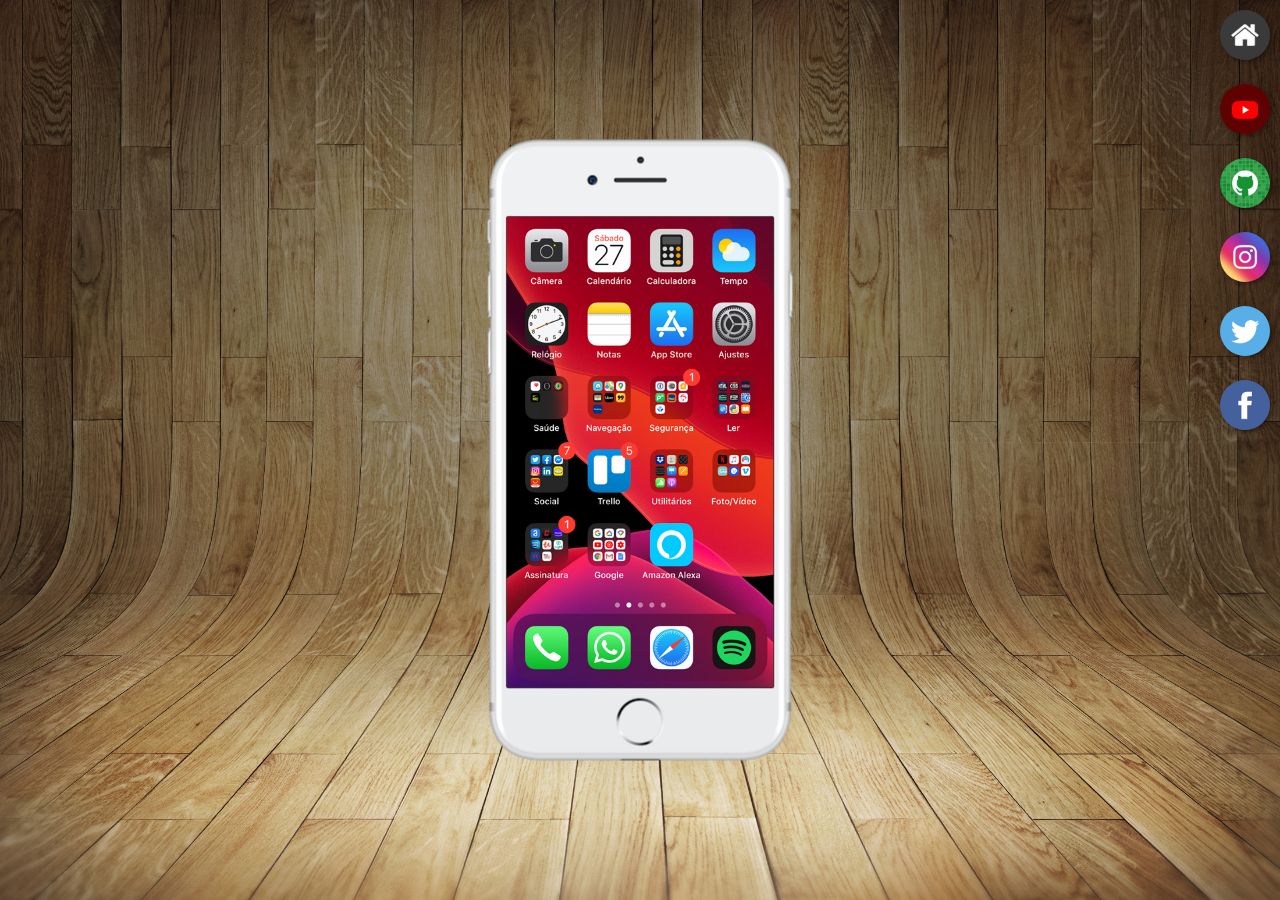
<file: index.html>
<!DOCTYPE html>
<html lang="pt-br">
<head>
    <meta charset="UTF-8">
    <meta name="viewport" content="width=device-width, initial-scale=1.0">
    <link rel="shortcut icon" href="favicon.ico" type="image/x-icon">
    <link rel="stylesheet" href="estilos/style.css">
    <link rel="stylesheet" href="estilos/medaqueries.css">
    <title>Projeto redes sociais</title>
</head>
    <body>
        <main>
            <section id="telefone">
                <iframe src="home.html" name="tela" id="tela"  frameborder="0">
                    Seu navegafor não é compatível com isso.
                </iframe>
            </section>
            <section id="redes-sociais">
                <a href="home.html" target="tela"><img src="imagens/logo-home.jpg" alt="logo Home"></a><br>
                <a href="youtube.html" target="tela"><img src="imagens/logo-youtube.jpg" alt="Logo YouTube"></a><br>
                <a href="github.html" target="tela"><img src="imagens/logo-github.jpg" alt="Logo Github"></a><br>
                <a href="Instagram.html" target="tela"><img src="imagens/logo-instagram.jpg" alt="Logo Instagram"></a><br>
                <a href="twitter.html" target="tela"><img src="imagens/logo-twitter.jpg" alt="logo-twitter"></a><br>
                <a href="facebook.html" target="tela"><img src="imagens/logo-facebook.jpg" alt="logo-facebook"></a>

            </section>
        </main>    
    </body>
</html>
</file>
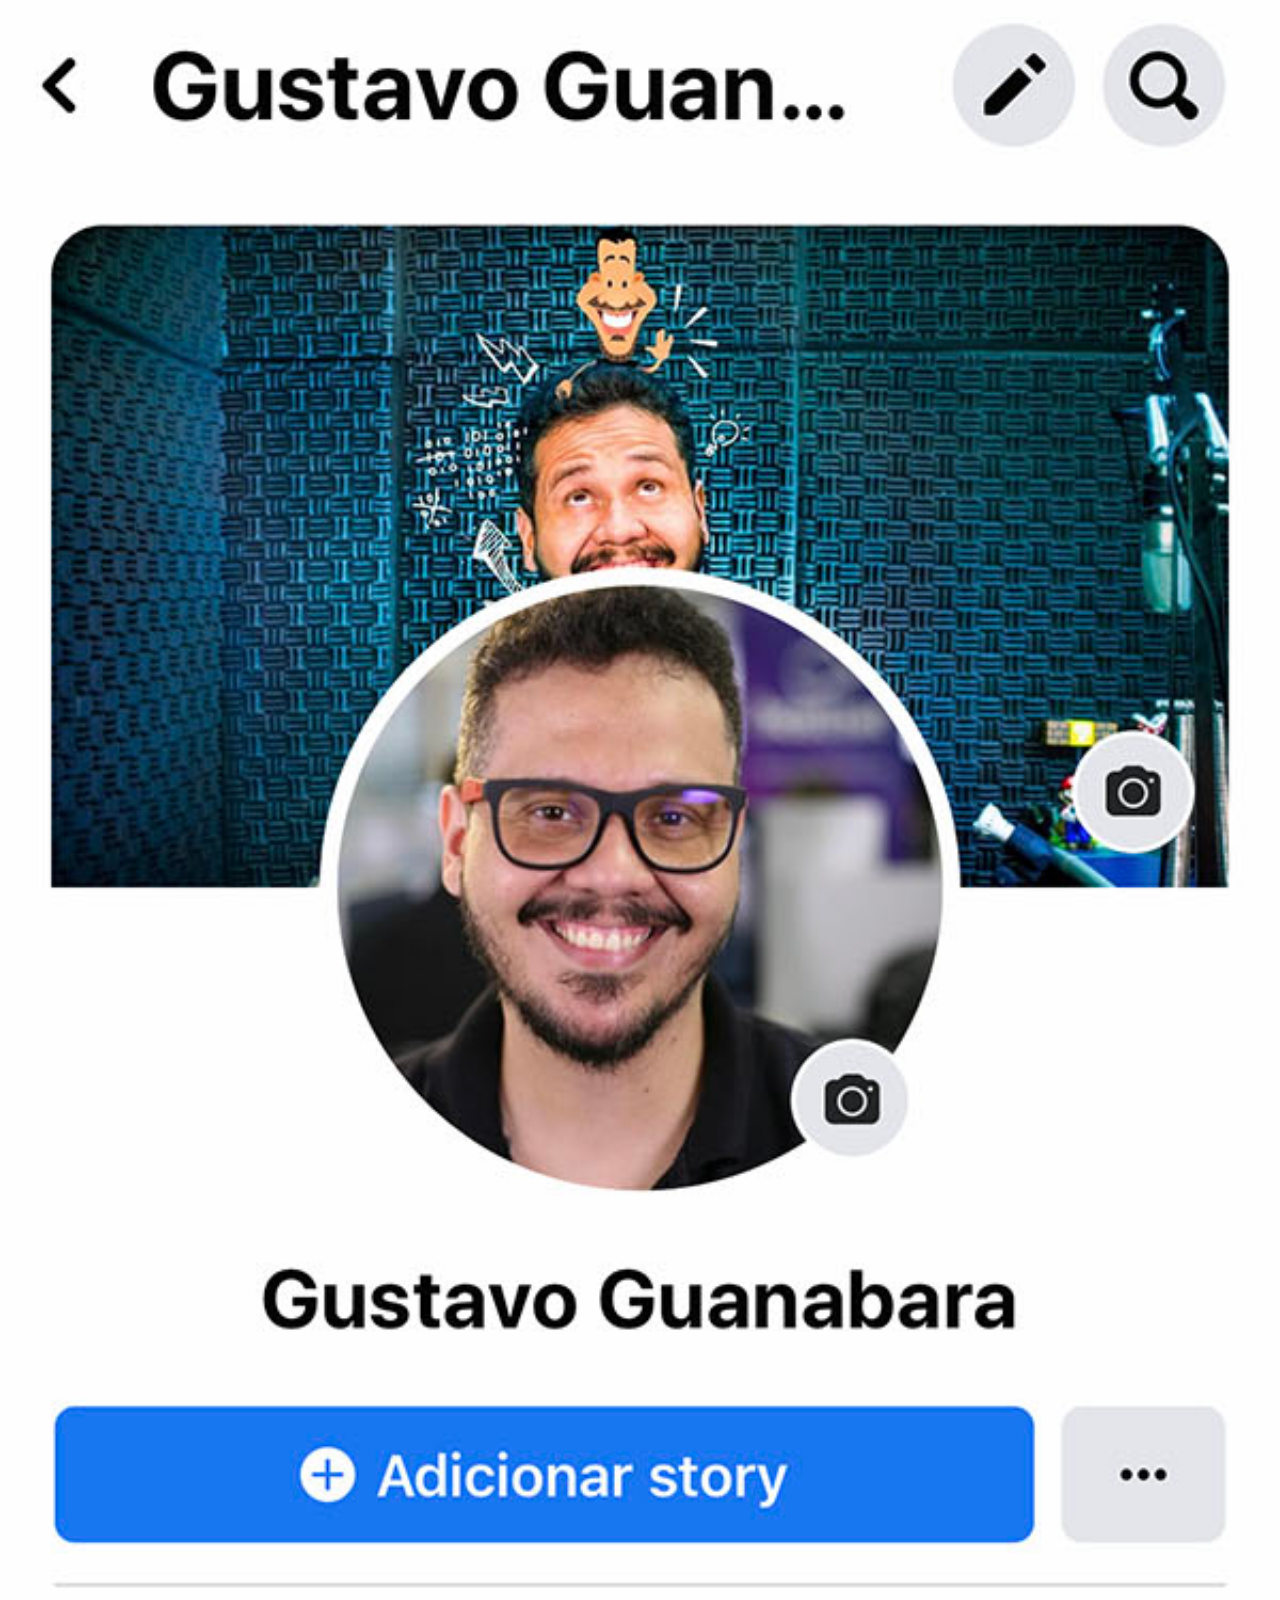
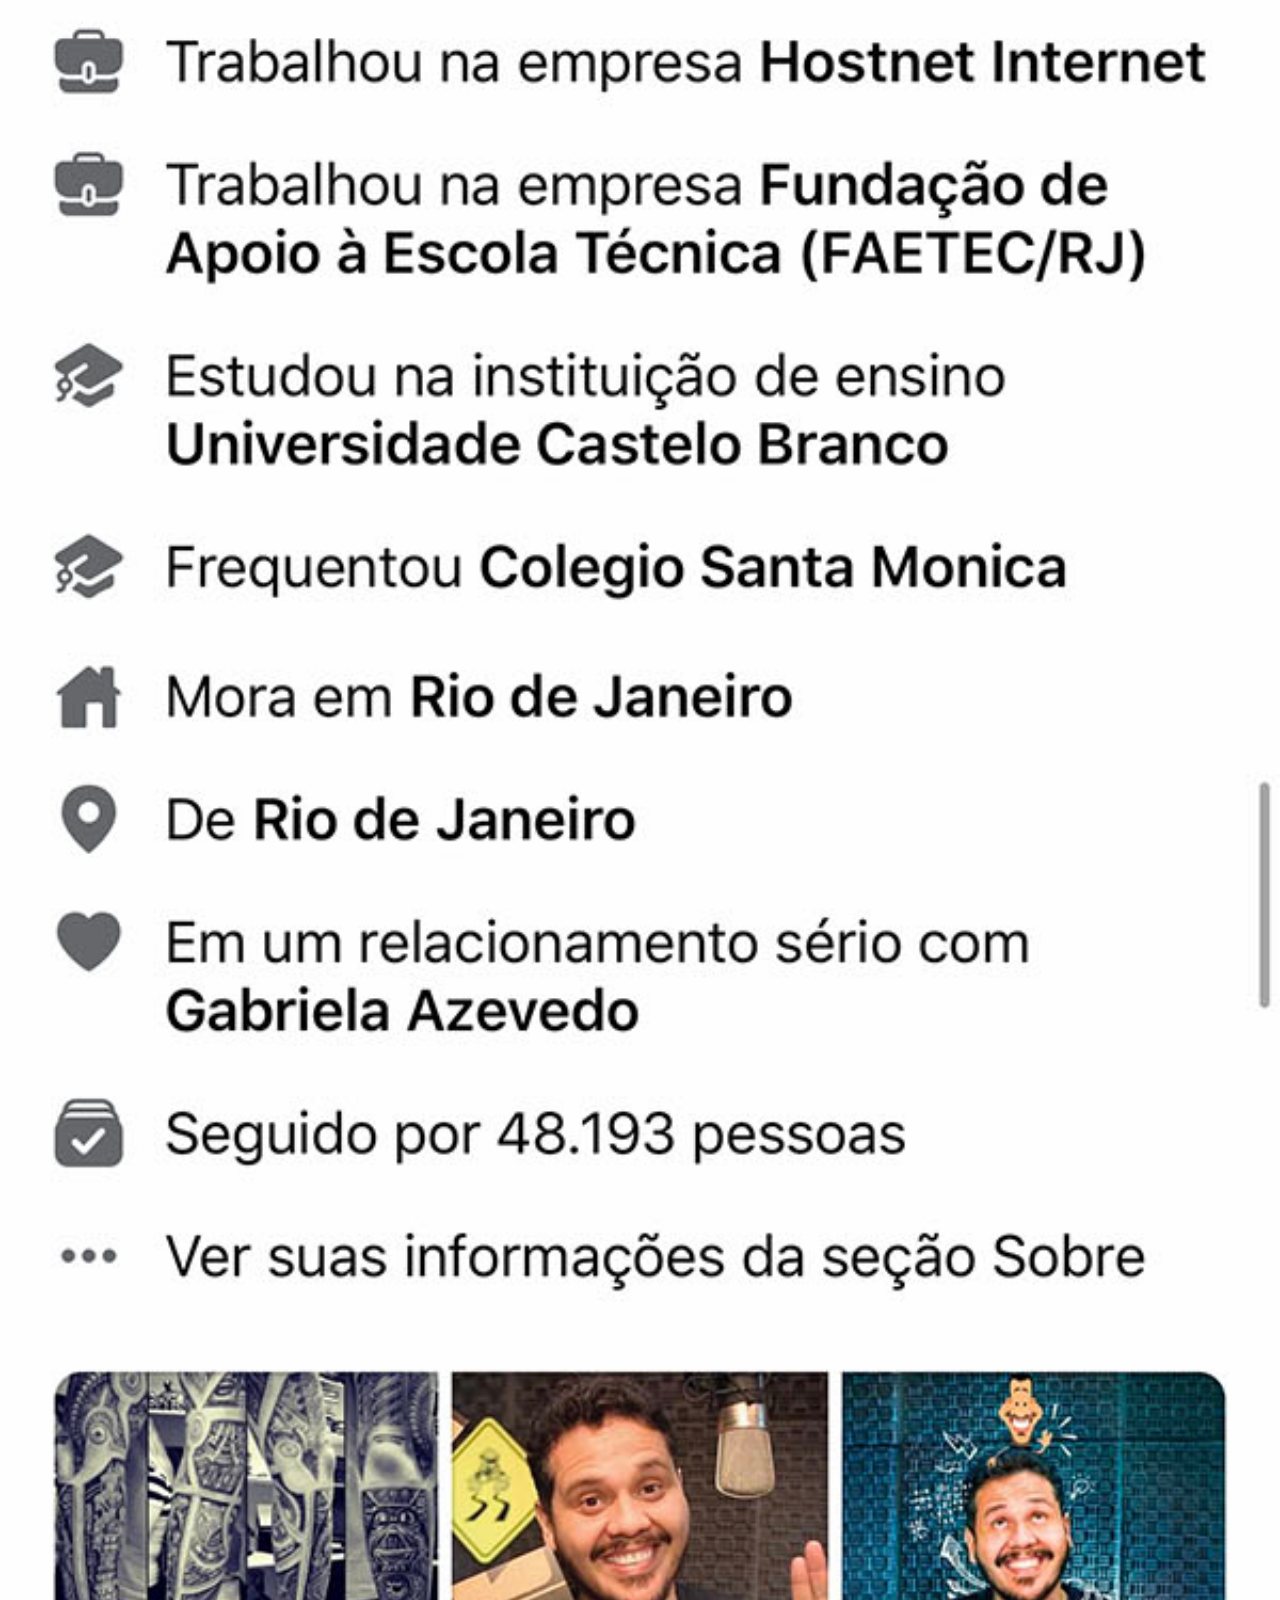
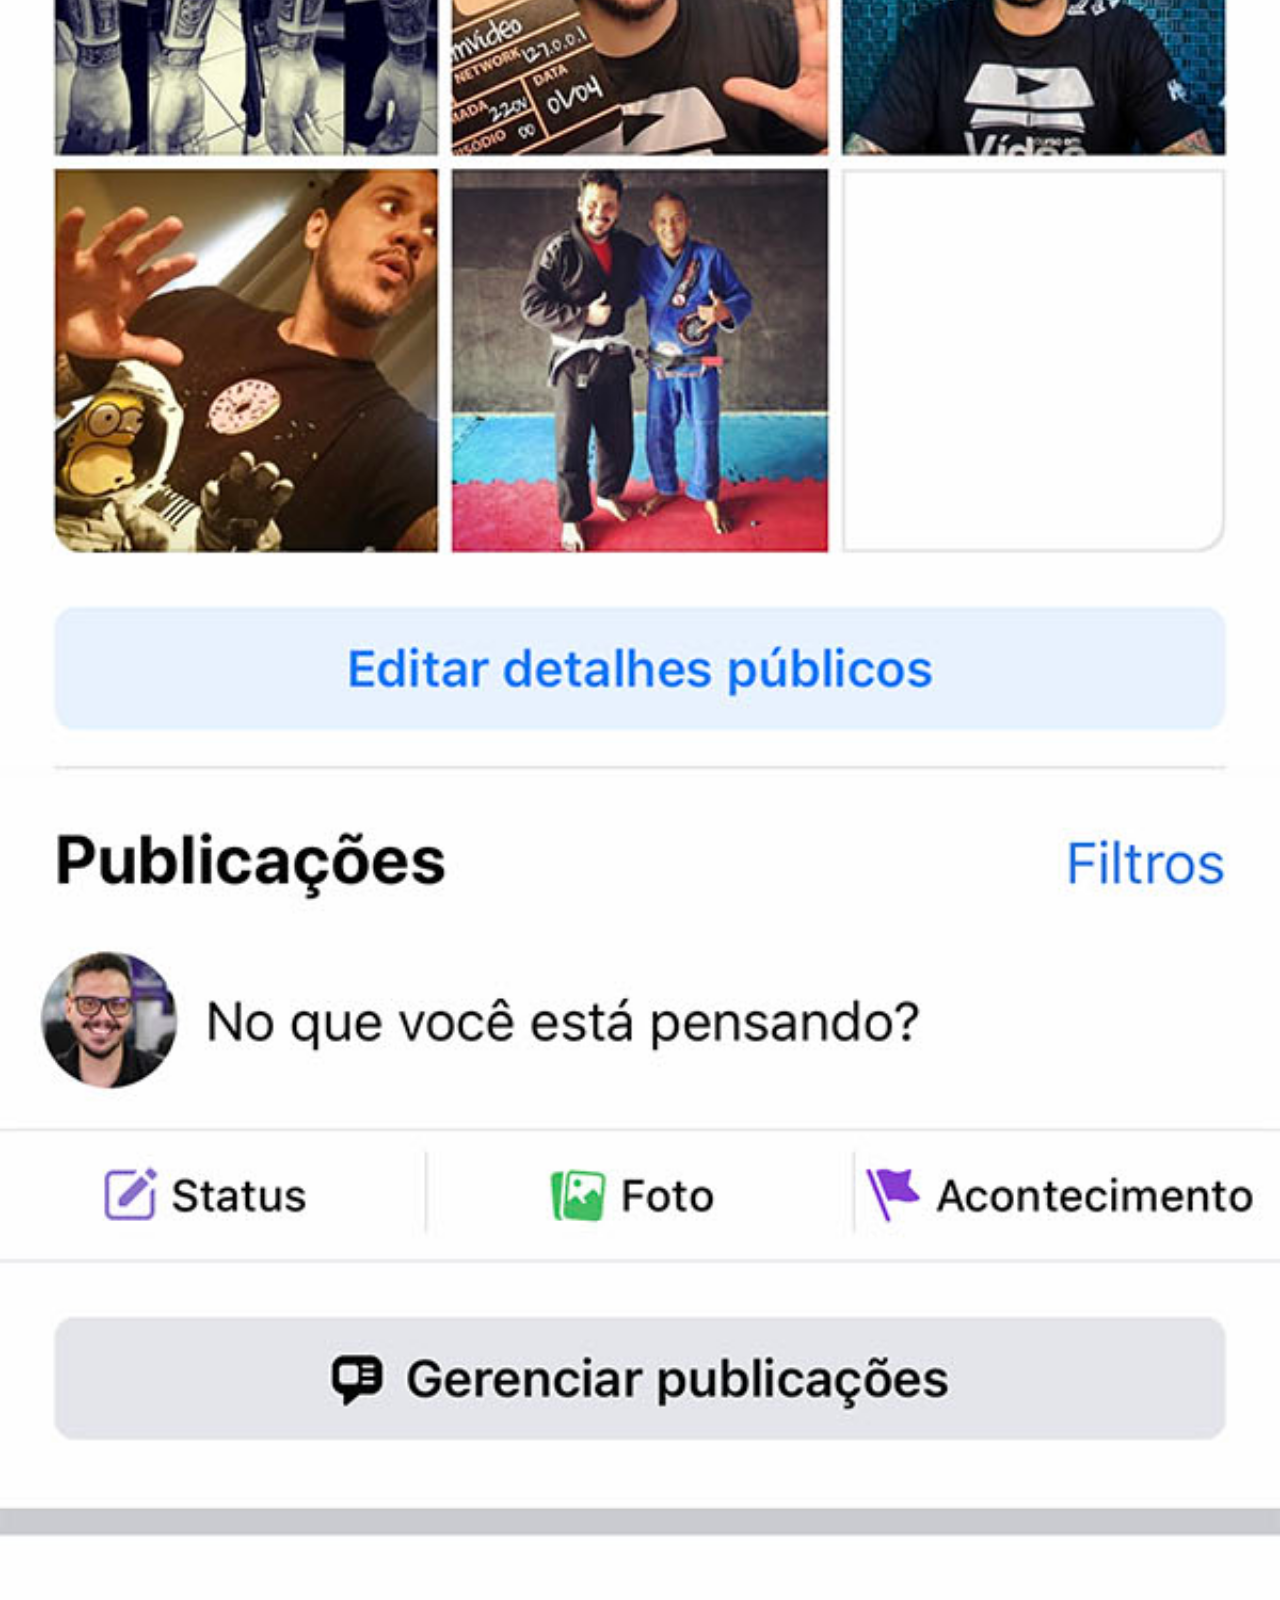
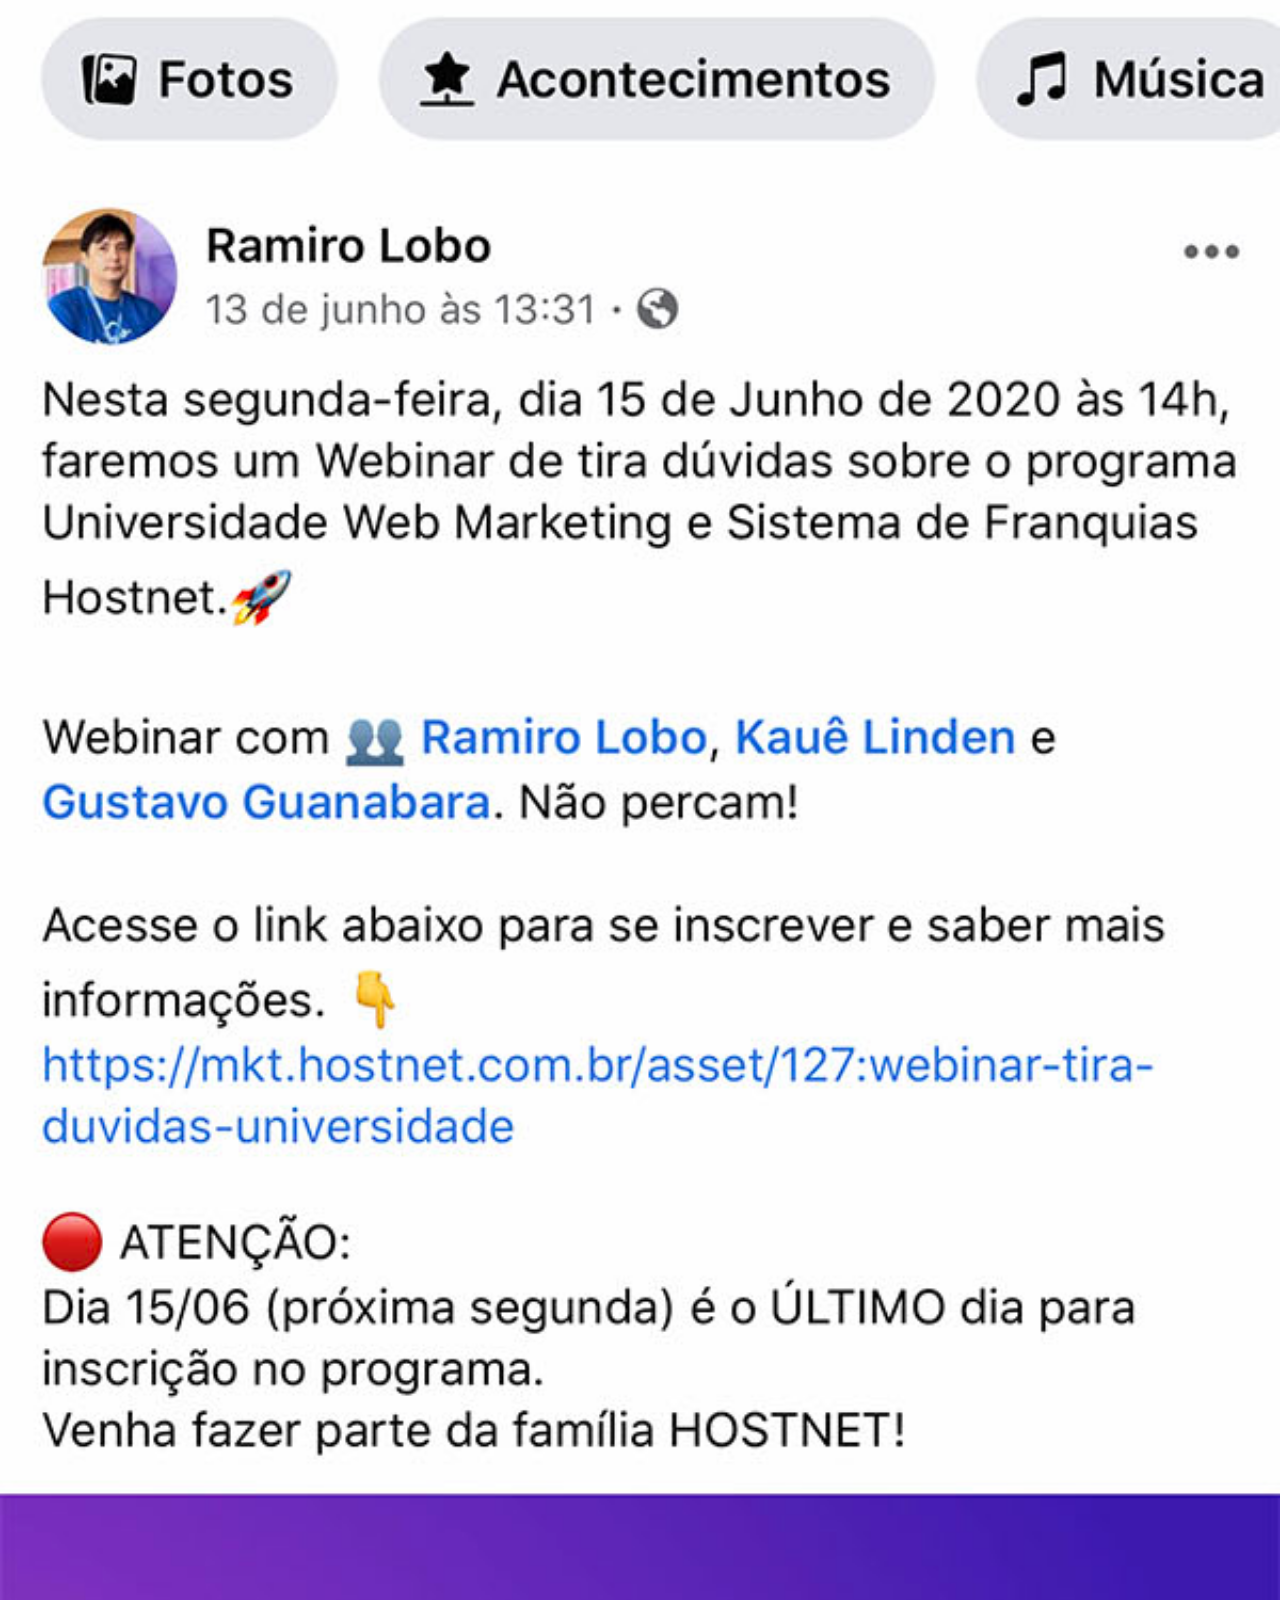
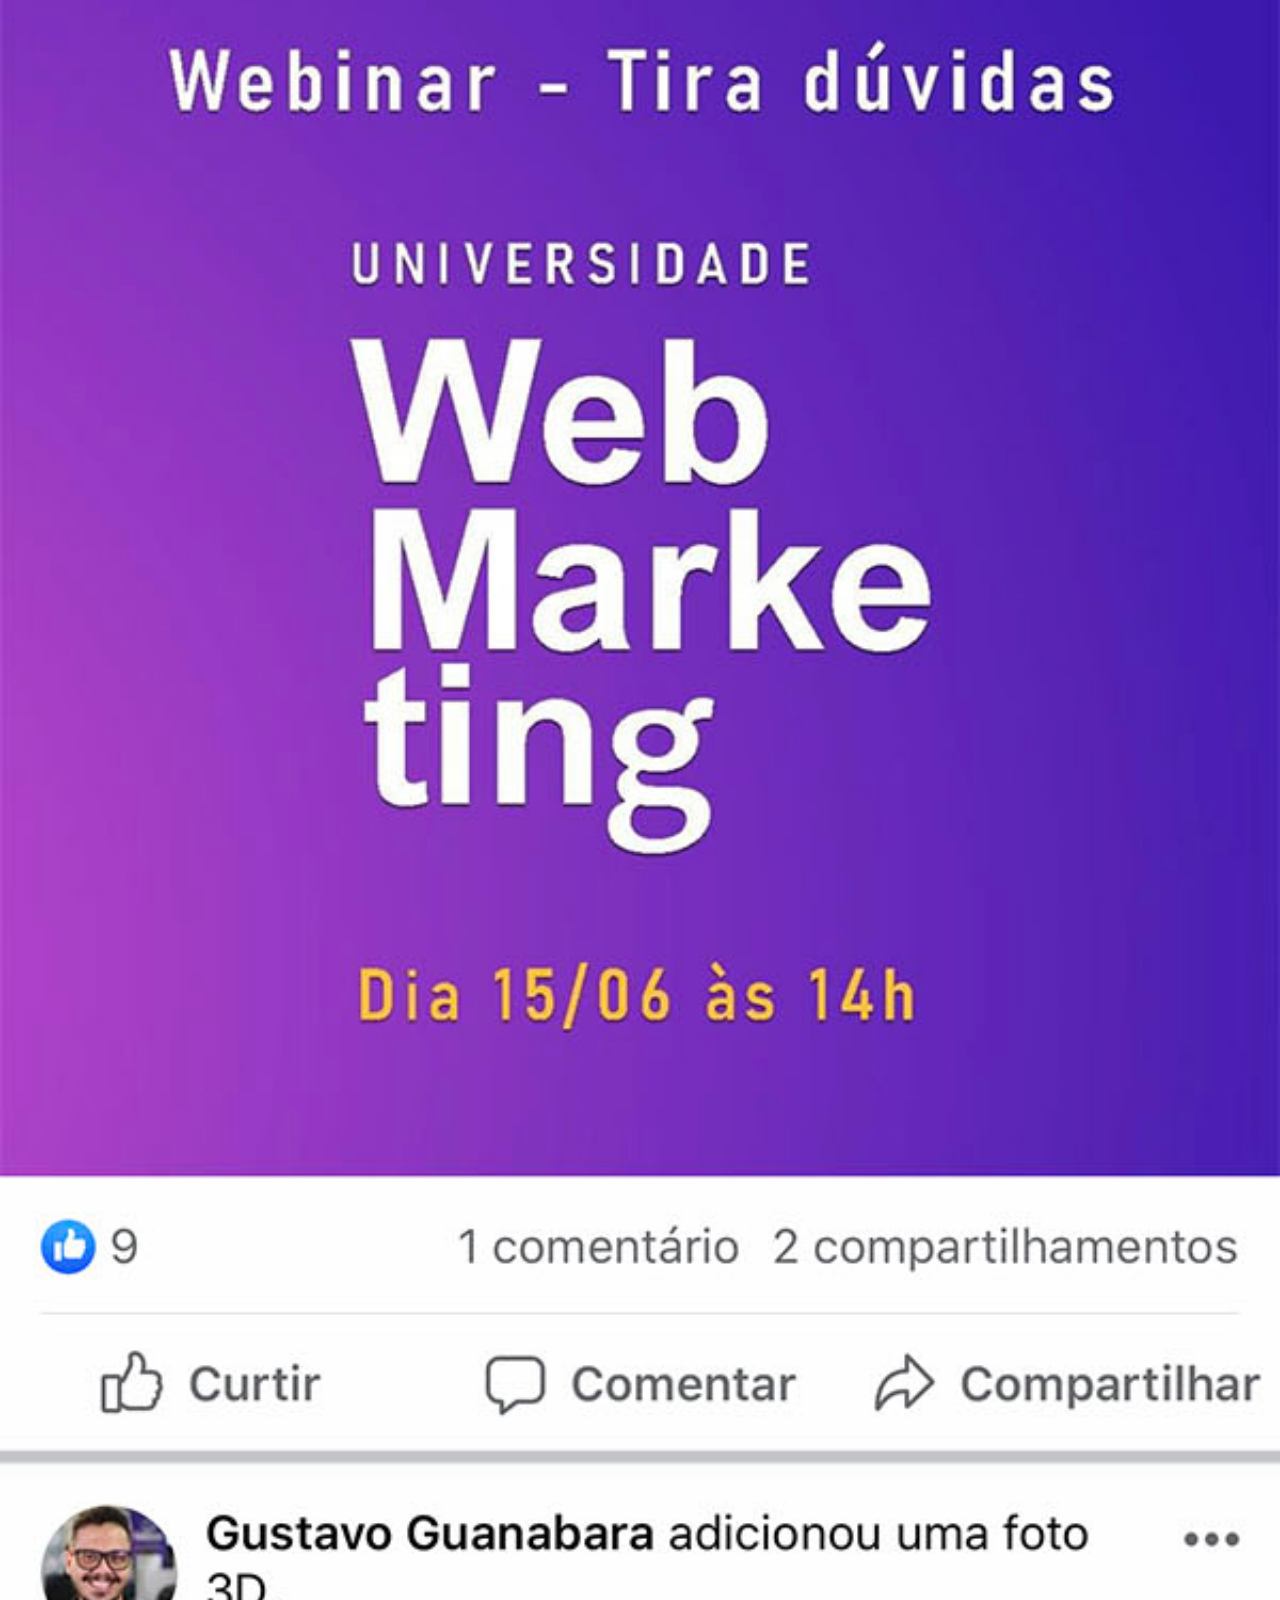
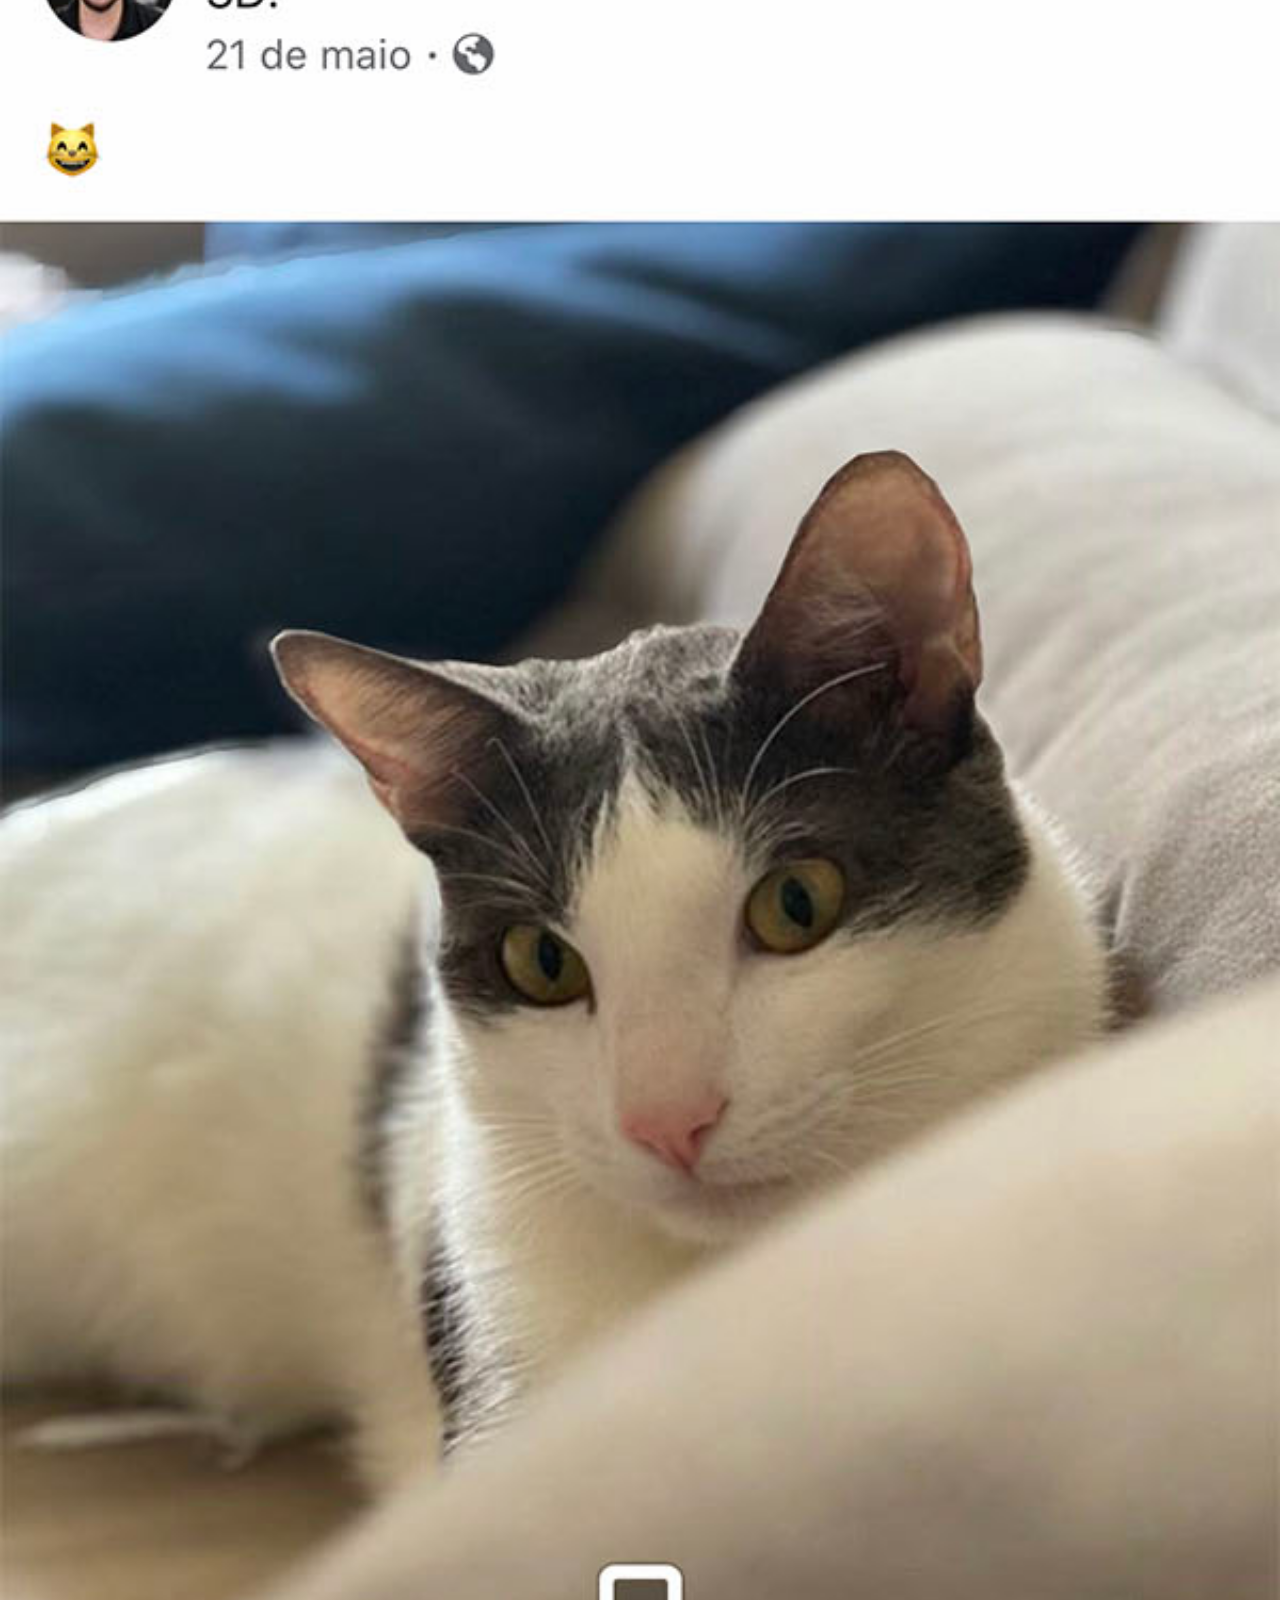
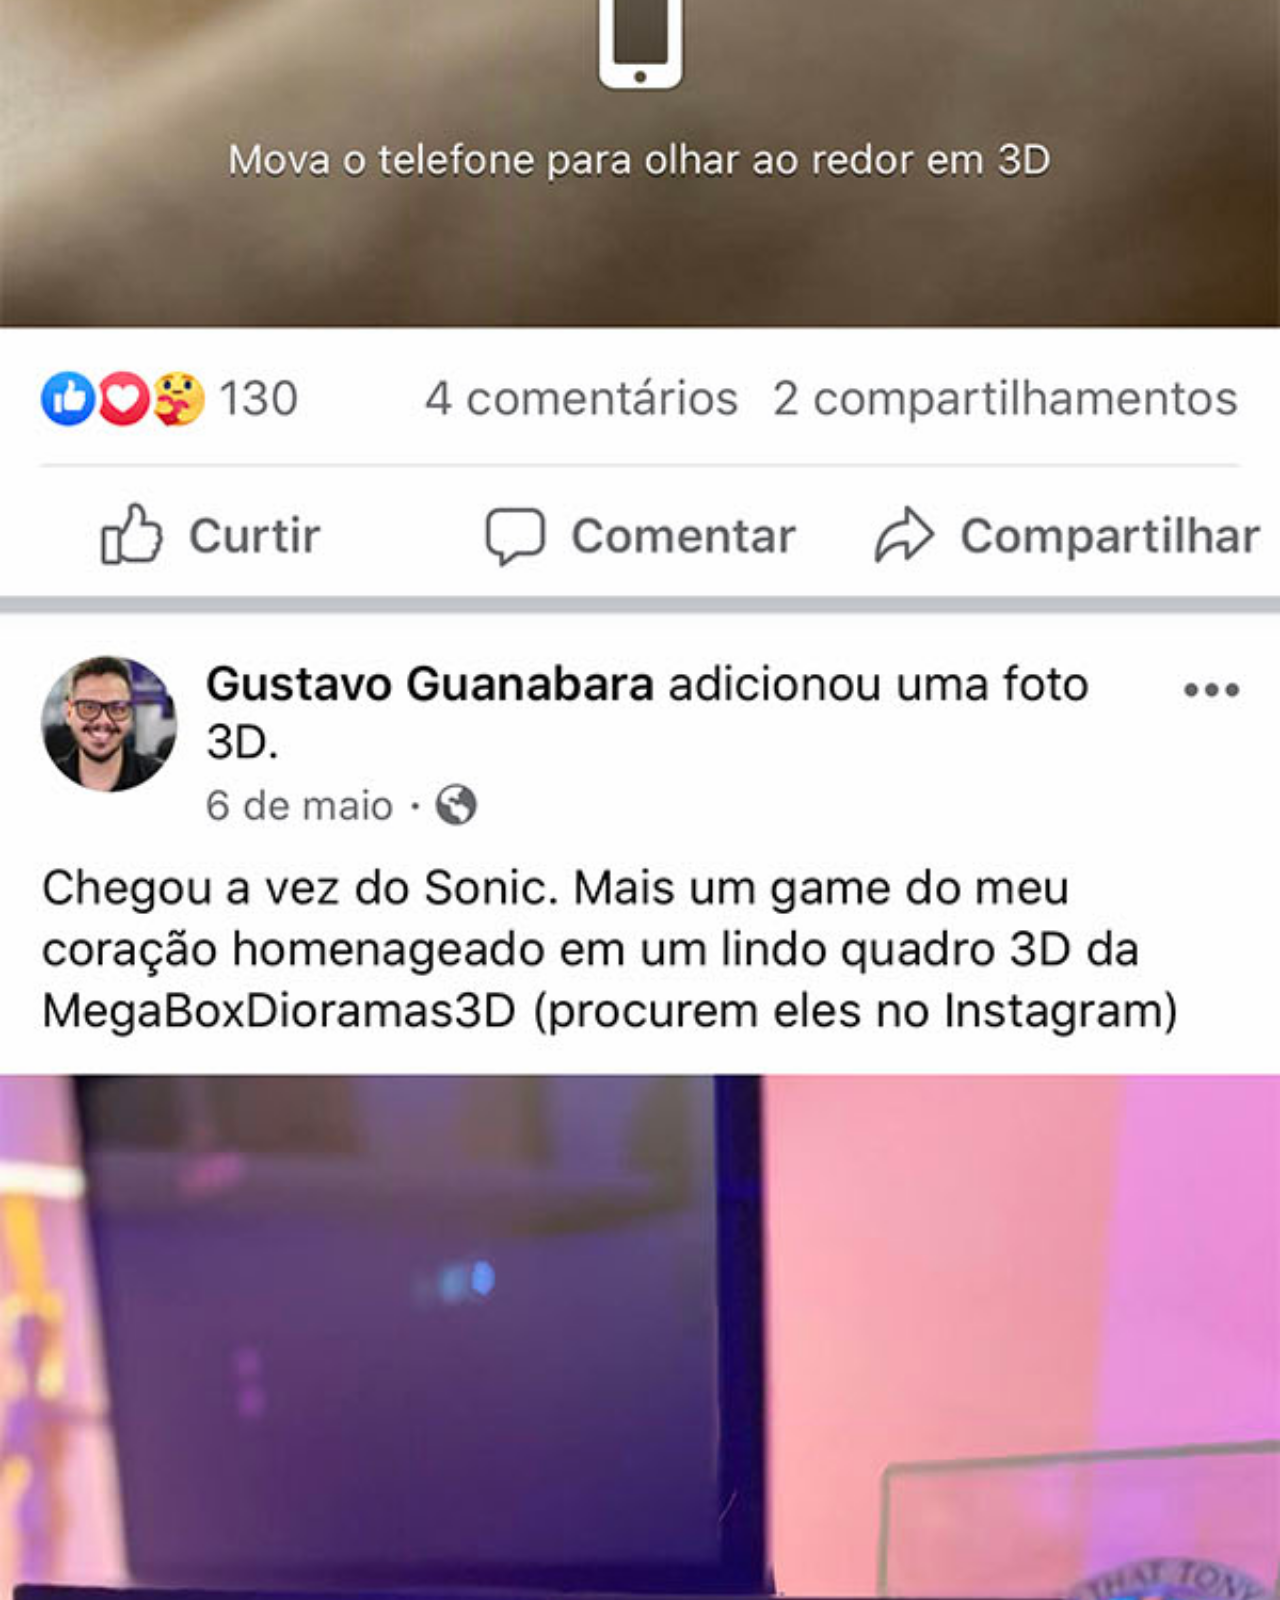
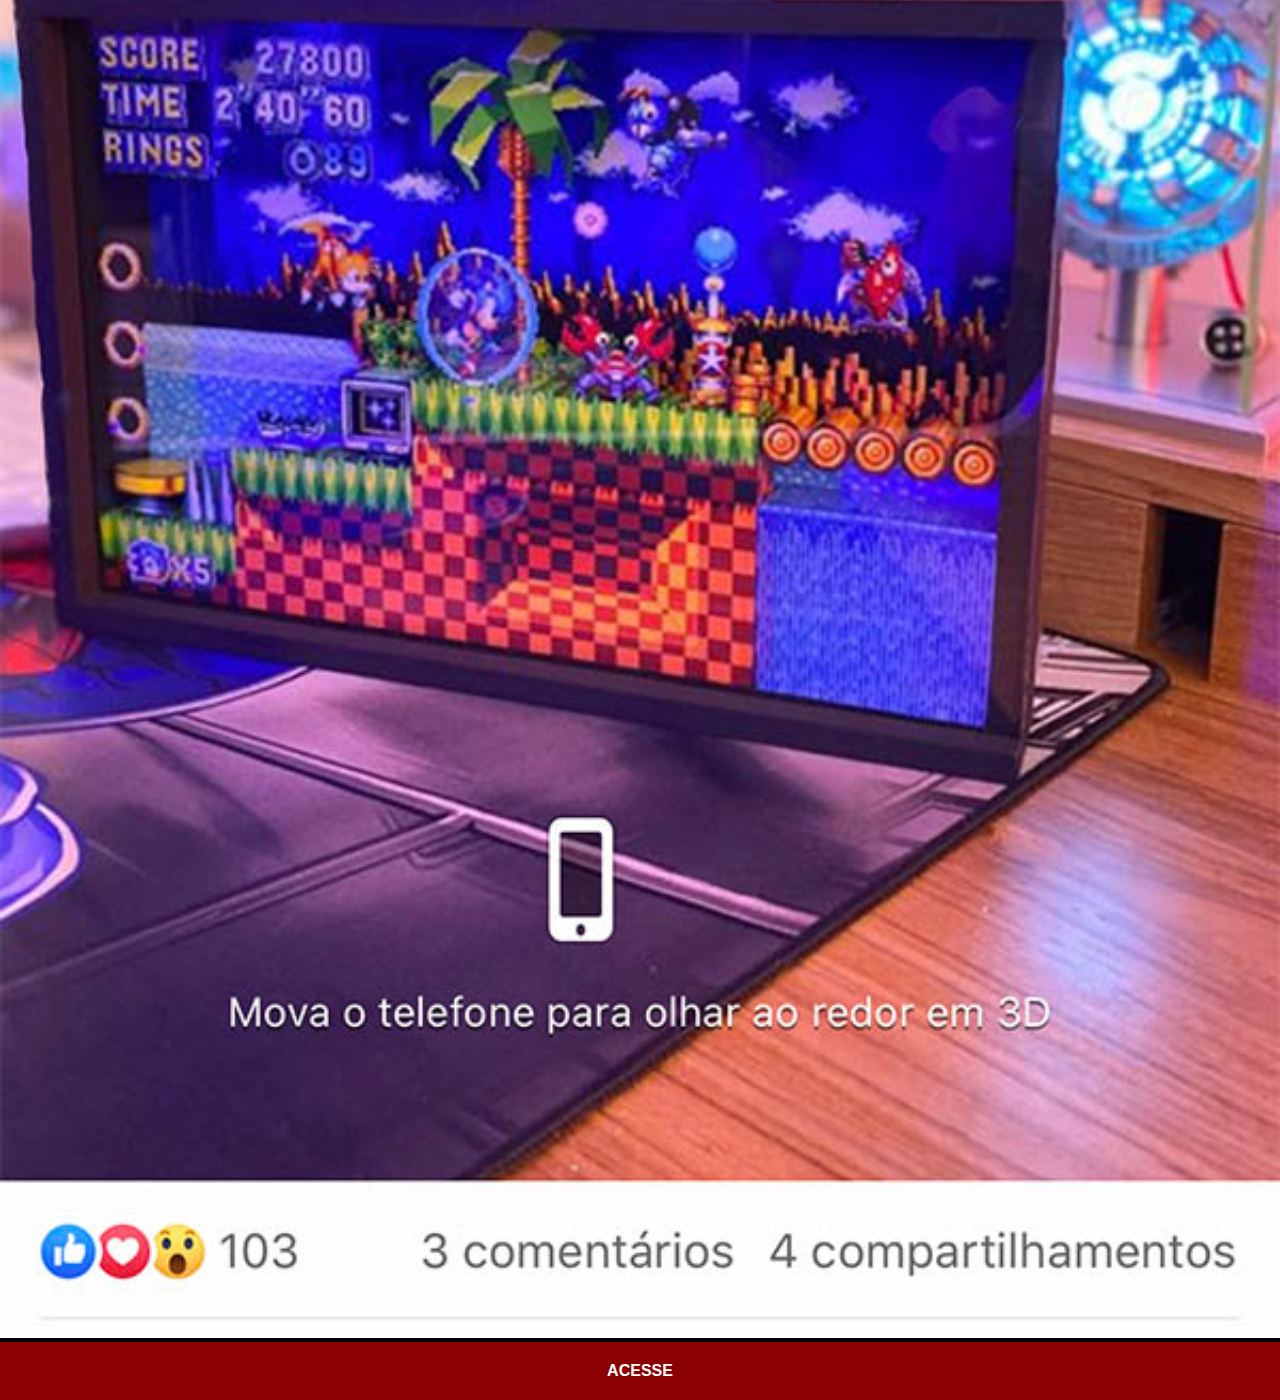
<file: facebook.html>
<!DOCTYPE html>
<html lang="pt-br">
<head>
    <meta charset="UTF-8">
    <meta name="viewport" content="width=device-width, initial-scale=1.0">
    <title>Document</title>
<link rel="stylesheet" href="estilos/style.css">
<style>
    *{
        margin: 0px;
        padding: 0px;
        font-family: Arial, Helvetica, sans-serif;
    }

    ::-webkit-scrollbar {
        width: 0px;
        height: 0px;
    }
    img {
        width: 100vw;
    }
    a {
        display: block;
        background-color: darkred;
        color: white;
        padding: 20px;
        text-align: center;
        font-weight: bolder;
        text-decoration: none;
    }

</style>

</head>
<body>
   <img src="imagens/tela-facebook.jpg" alt="logo-facebook"><a href="https://www.facebook.com/gustavoguanabara" target="_blank">ACESSE</a> 
</body>
</html>
</file>
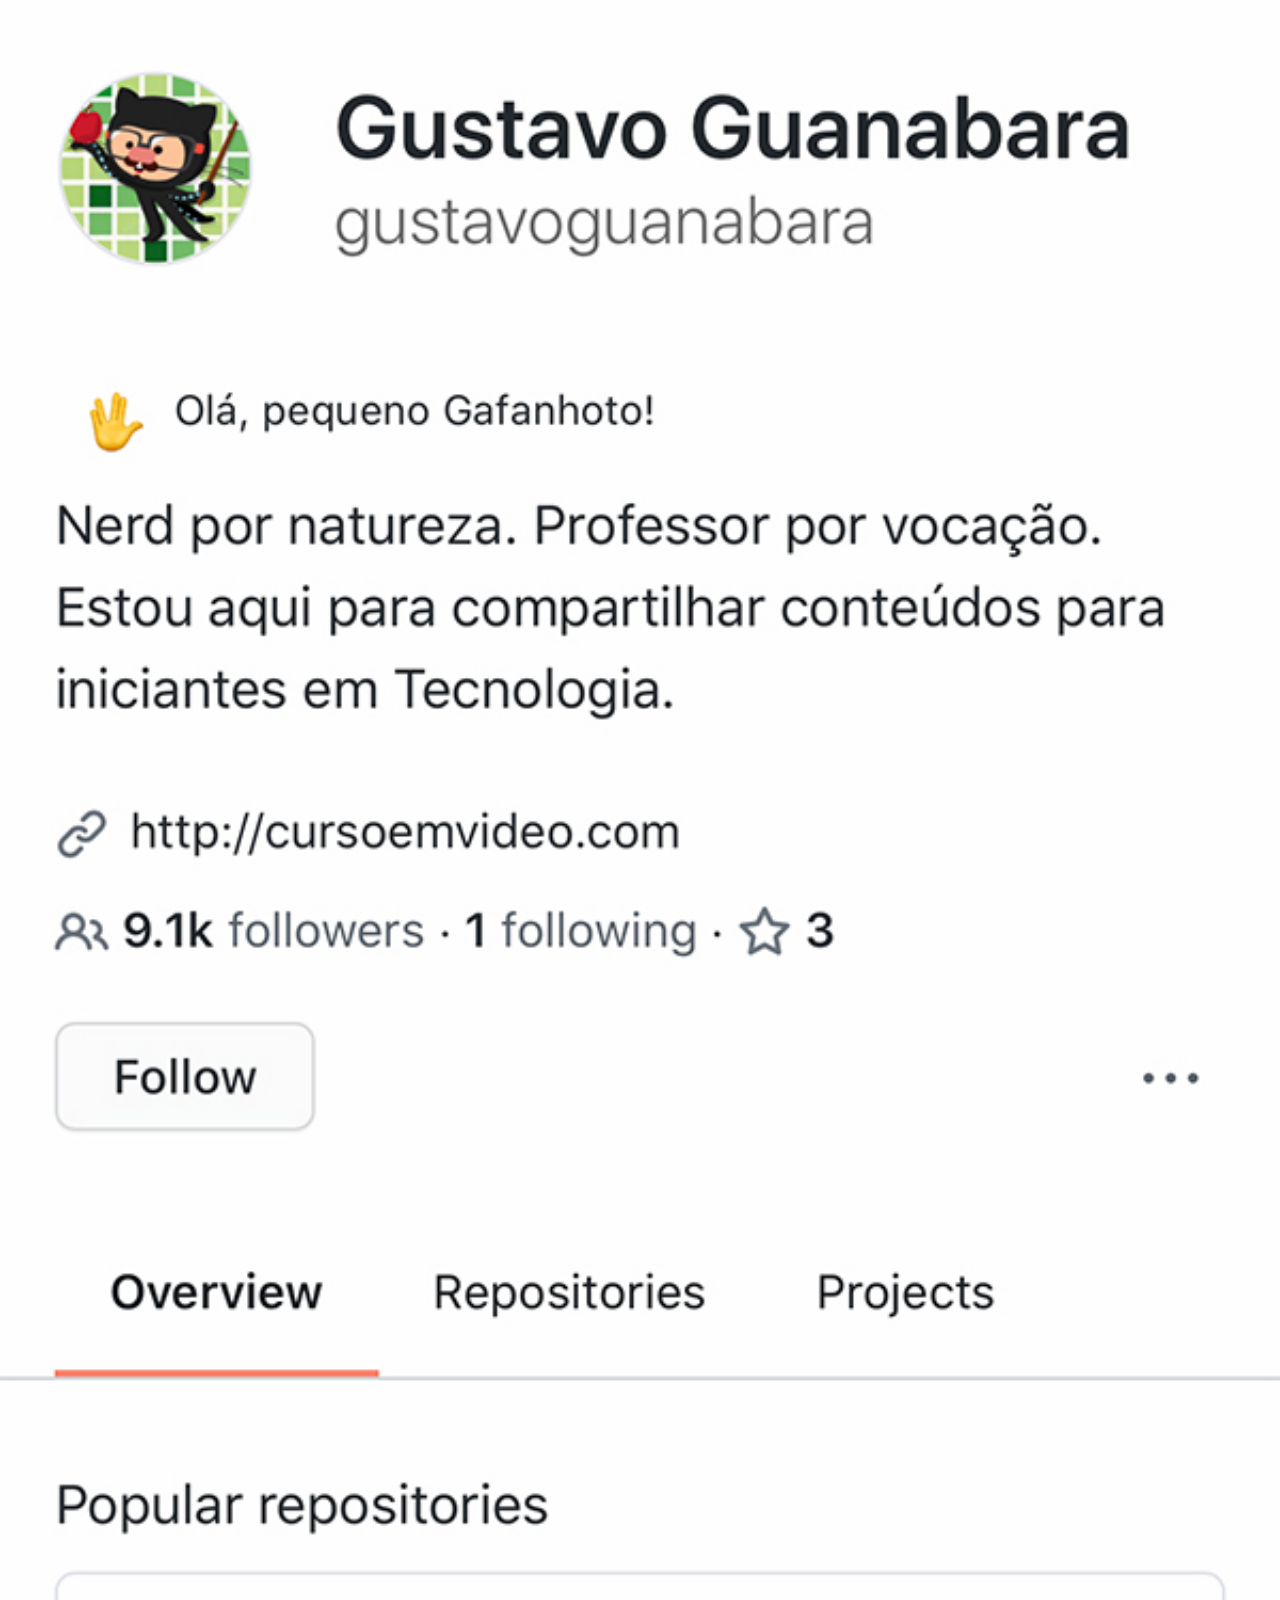
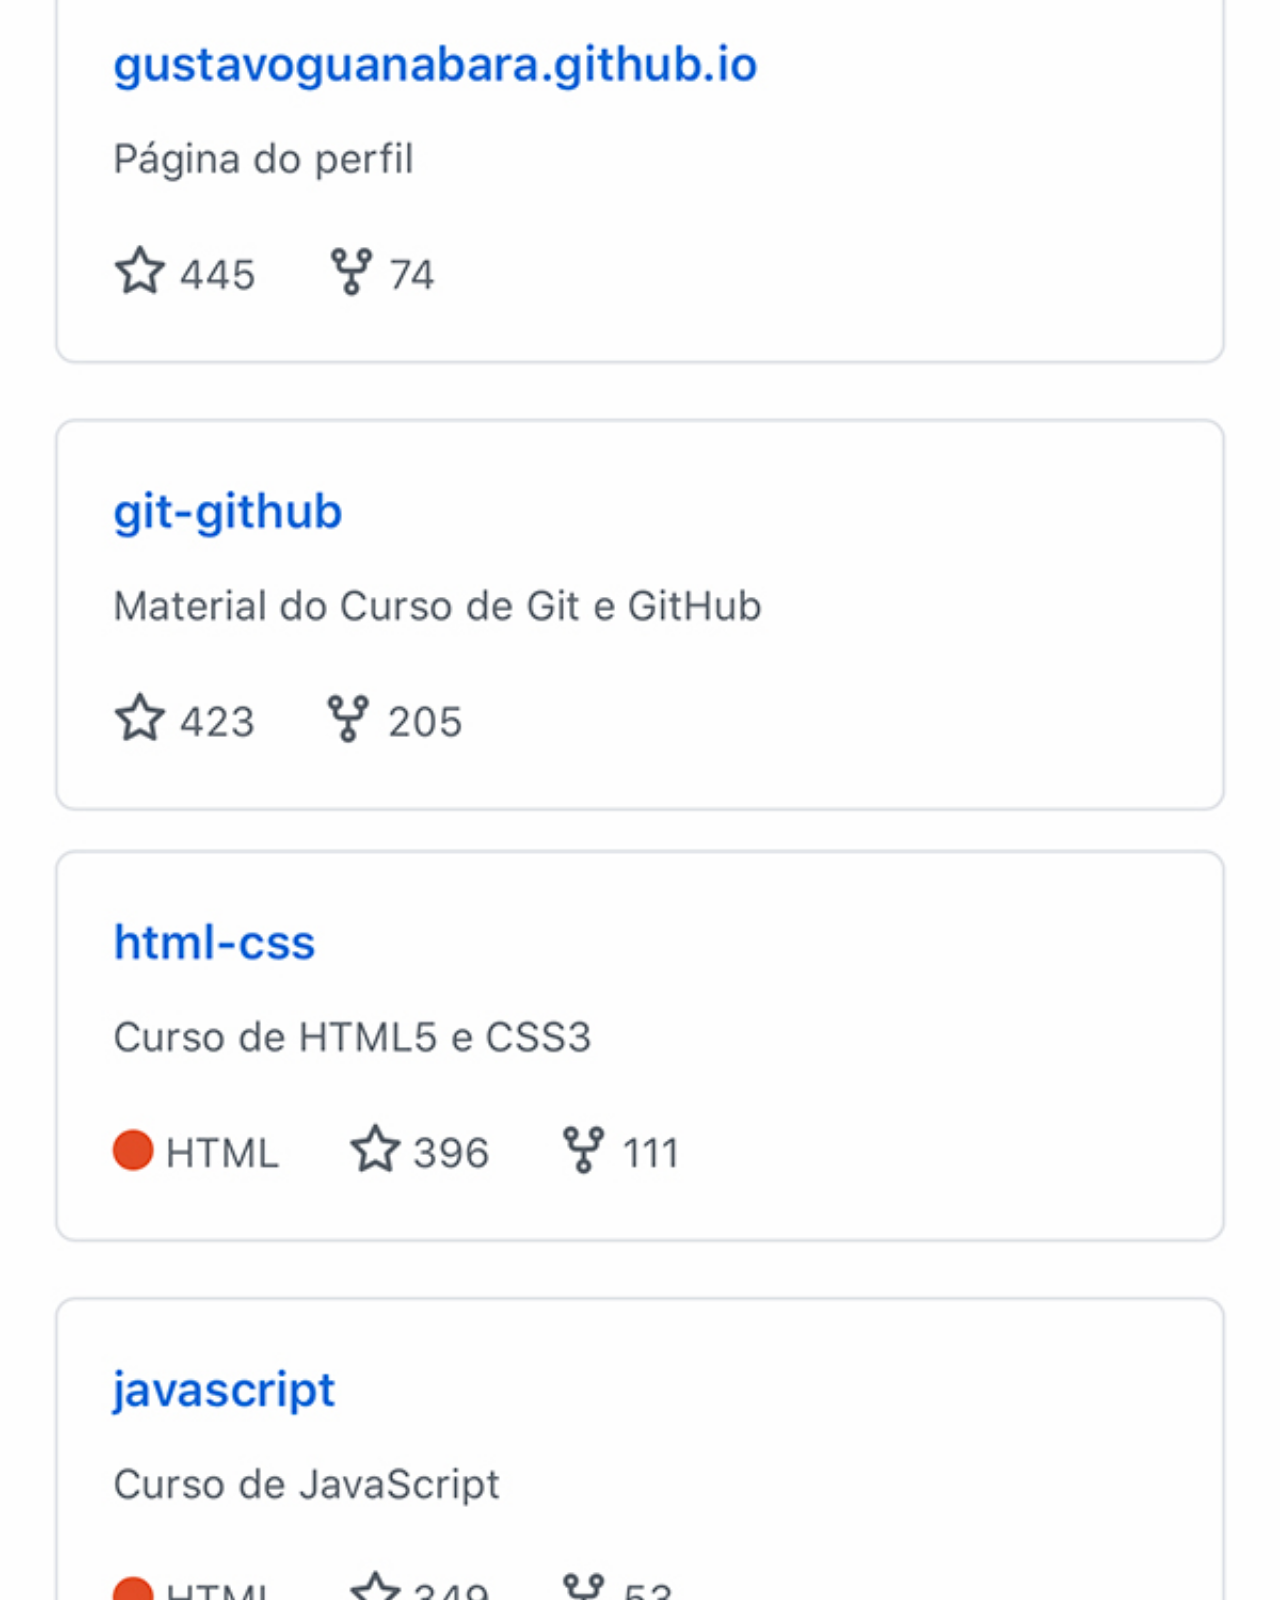
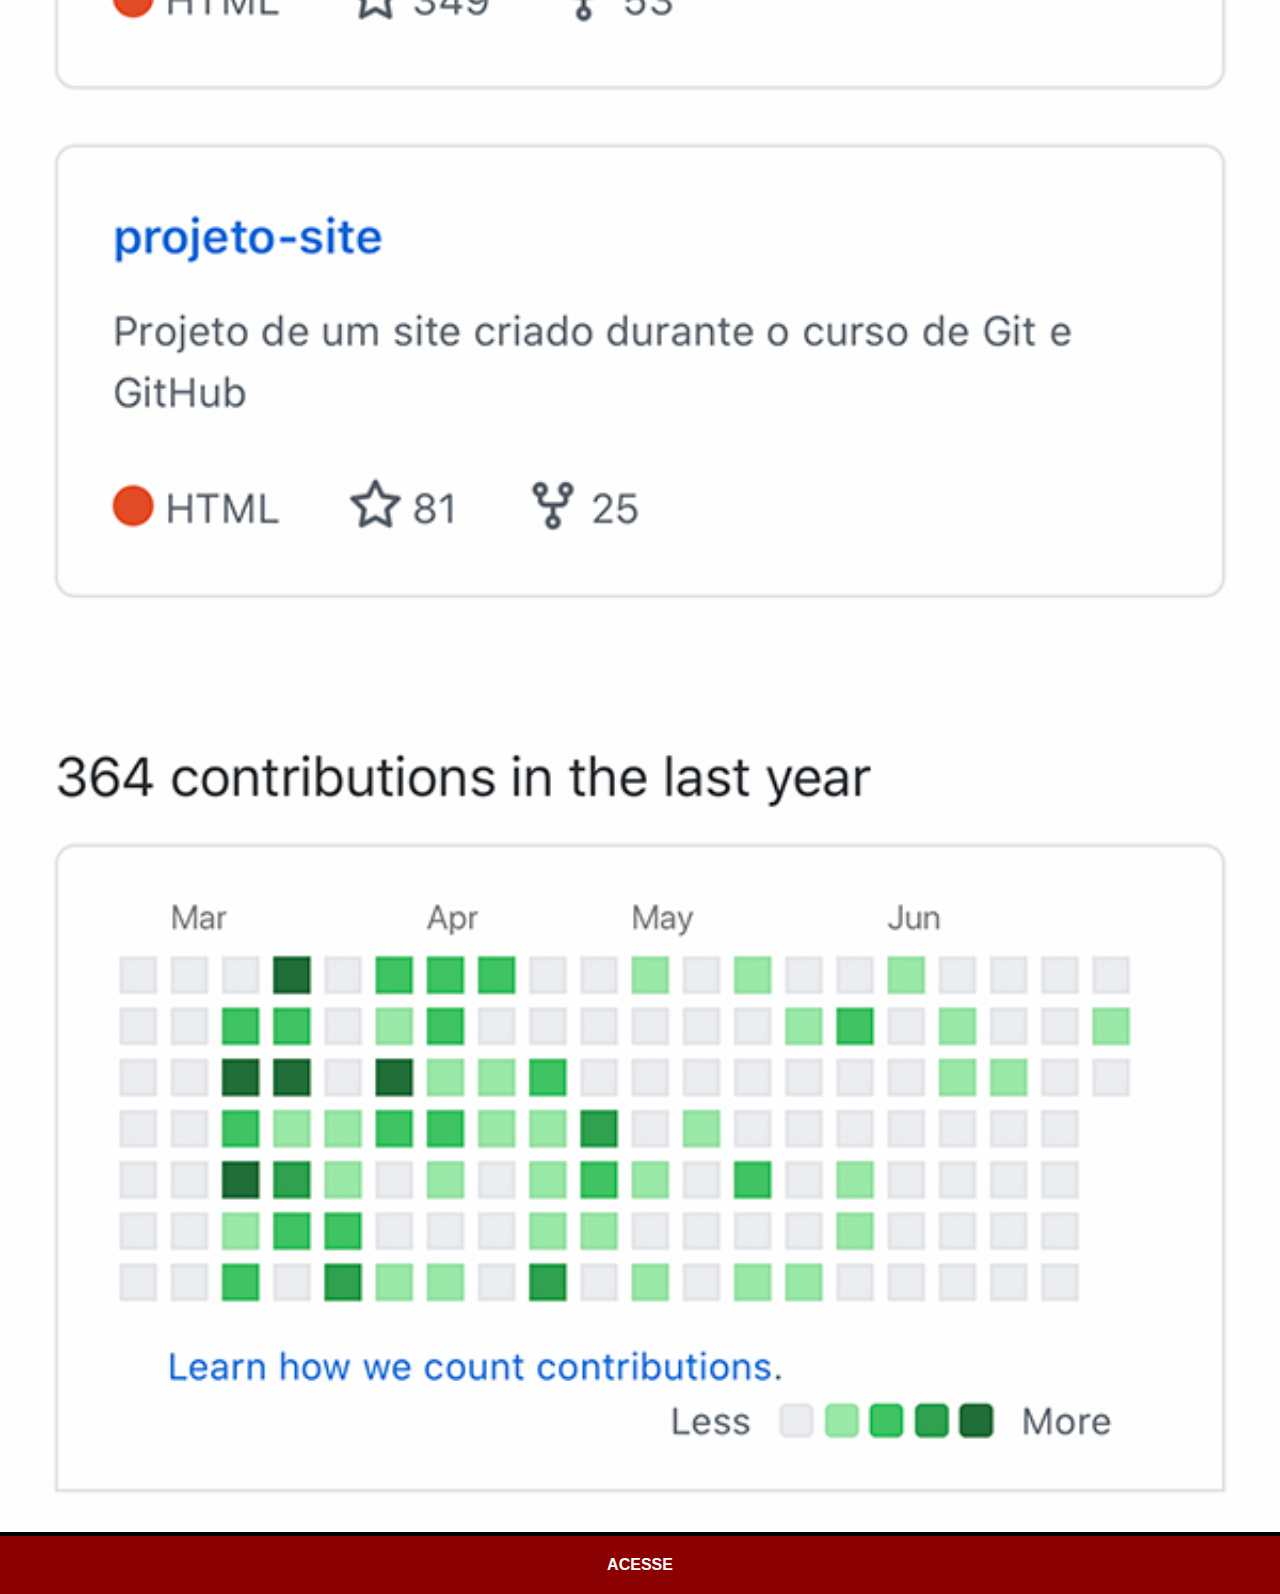
<file: github.html>
<!DOCTYPE html>
<html lang="pt-br">
<head>
    <meta charset="UTF-8">
    <meta name="viewport" content="width=device-width, initial-scale=1.0">
    <title>Document</title>
<link rel="stylesheet" href="estilos/style.css">
<style>
    *{
        margin: 0px;
        padding: 0px;
        font-family: Arial, Helvetica, sans-serif;
    }

    ::-webkit-scrollbar {
        width: 0px;
        height: 0px;
    }
    img {
        width: 100vw;
    }
    a {
        display: block;
        background-color: darkred;
        color: white;
        padding: 20px;
        text-align: center;
        font-weight: bolder;
        text-decoration: none;
    }

</style>

</head>
<body>
   <img src="imagens/tela-github.jpg" alt="Github"><a href="https://www.github.con/gusavoguanabara/" target="_blank">ACESSE</a> 
</body>
</html>
</file>
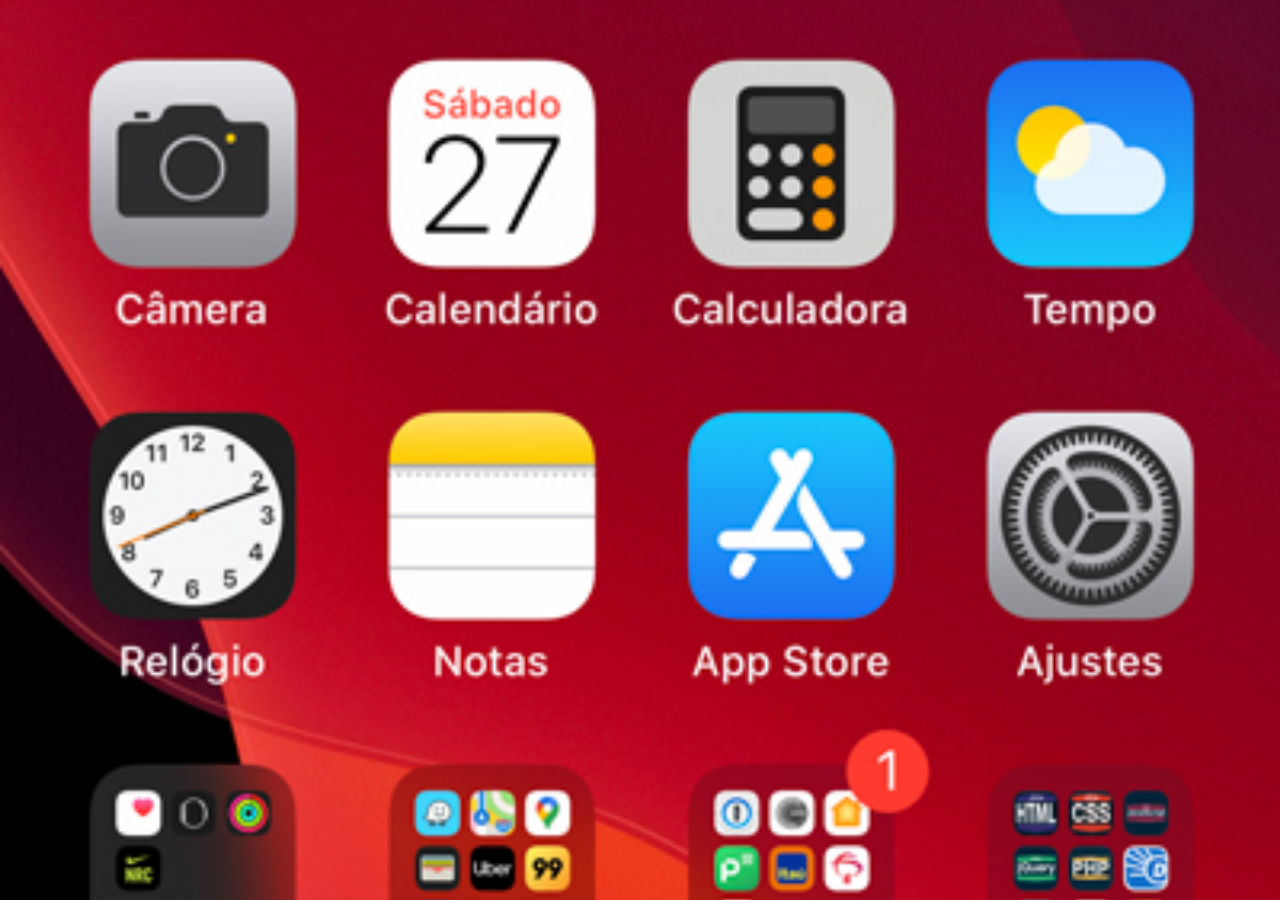
<file: home.html>
<!DOCTYPE html>
<html lang="pt-br">
<head>
    <meta charset="UTF-8">
    <meta name="viewport" content="width=device-width, initial-scale=1.0">
    <title>Home</title>
    <style>
        * {
            margin: 0px;
            padding: 0px;
        }
    body {
        width: 100vw;
        height: 100vh;
        background: black url('imagens/tela-home.jpg') no-repeat top center;
        background-size: cover;
    }


    
    </style>
</head>
<body>

    
</body>
</html>
</file>
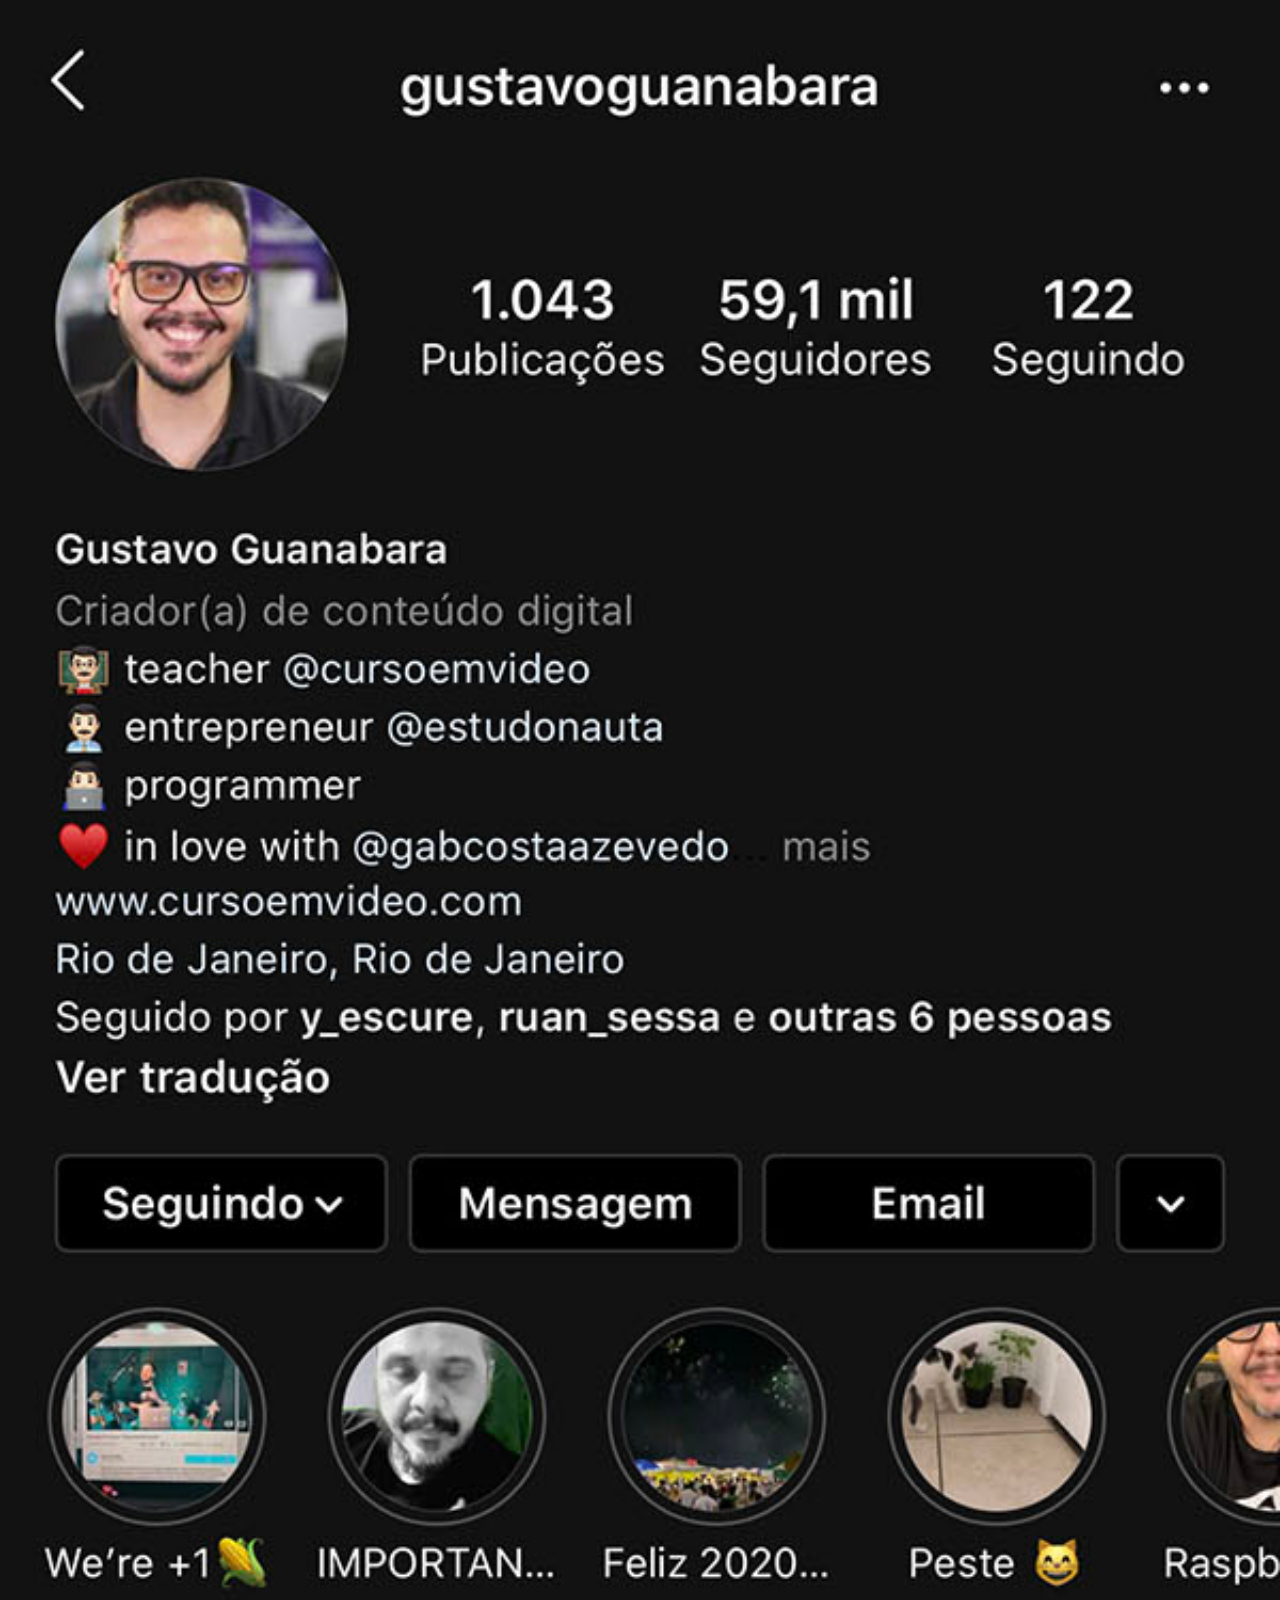
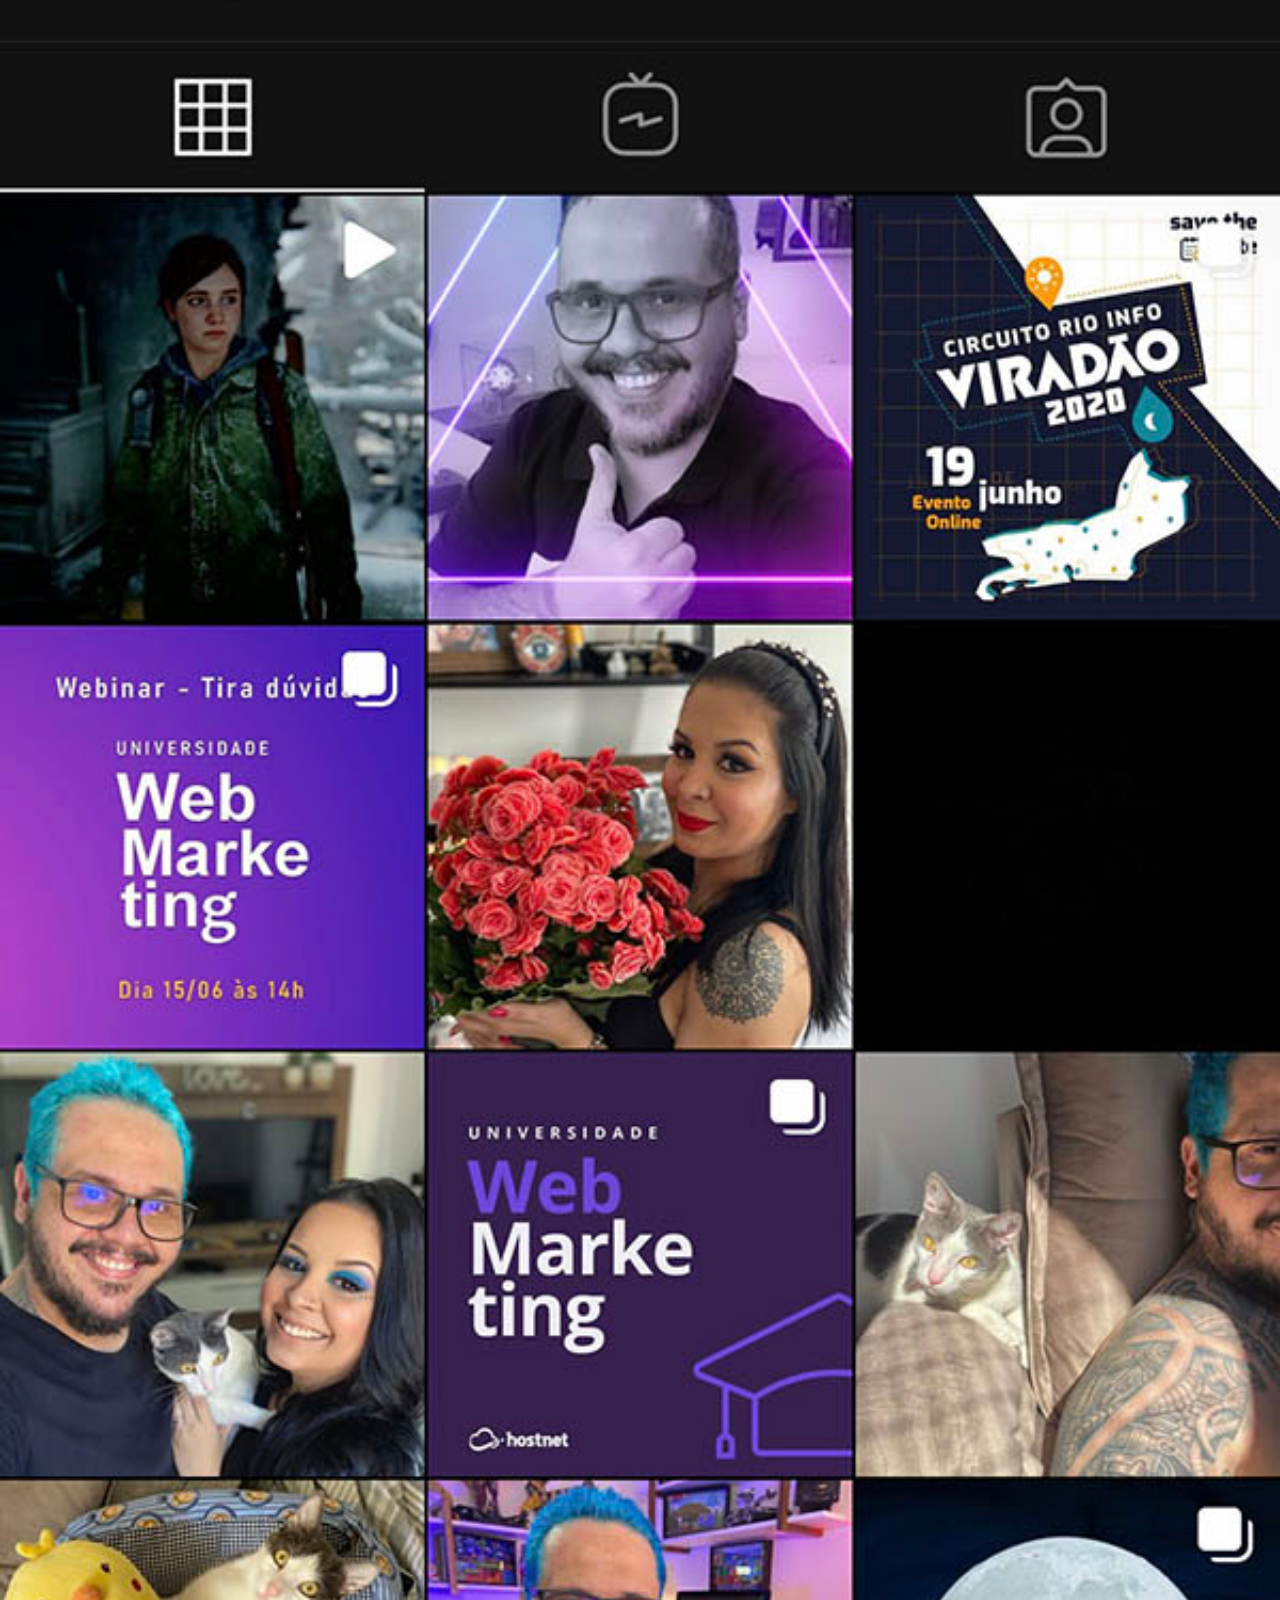
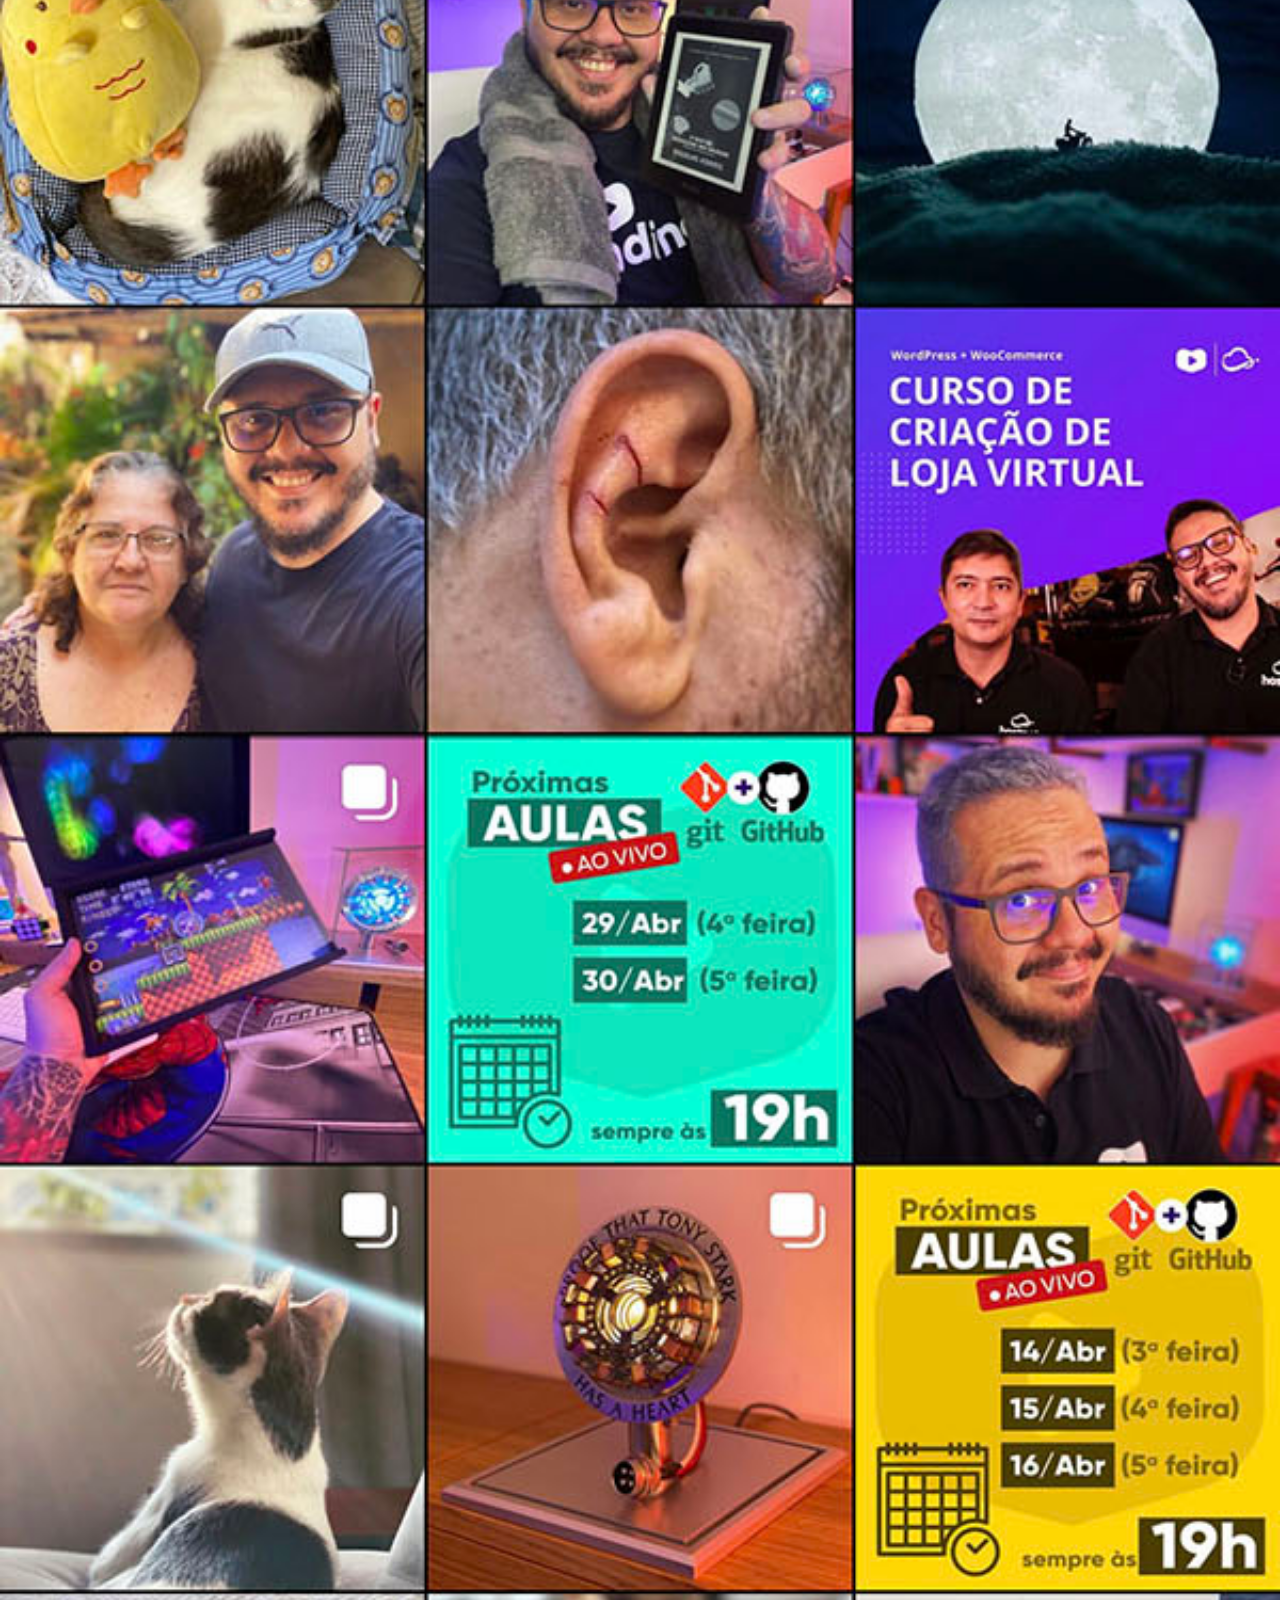
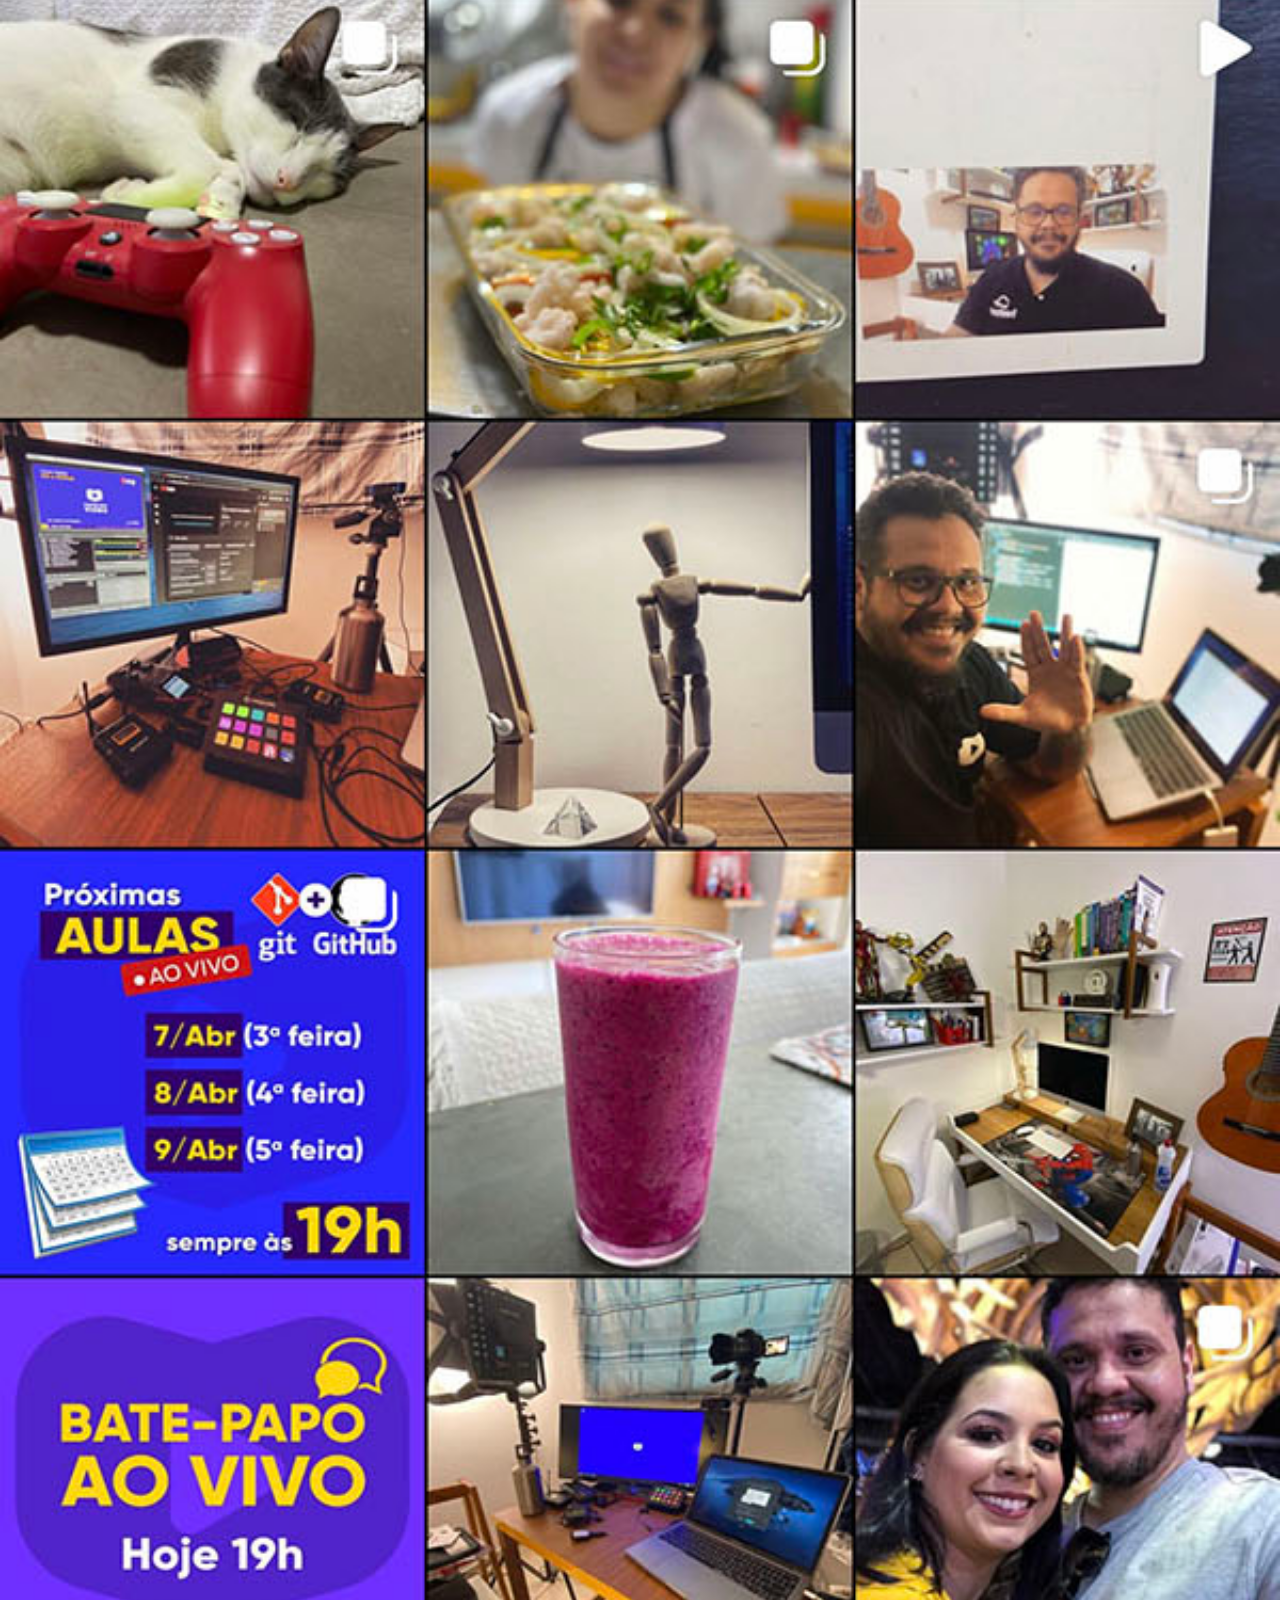
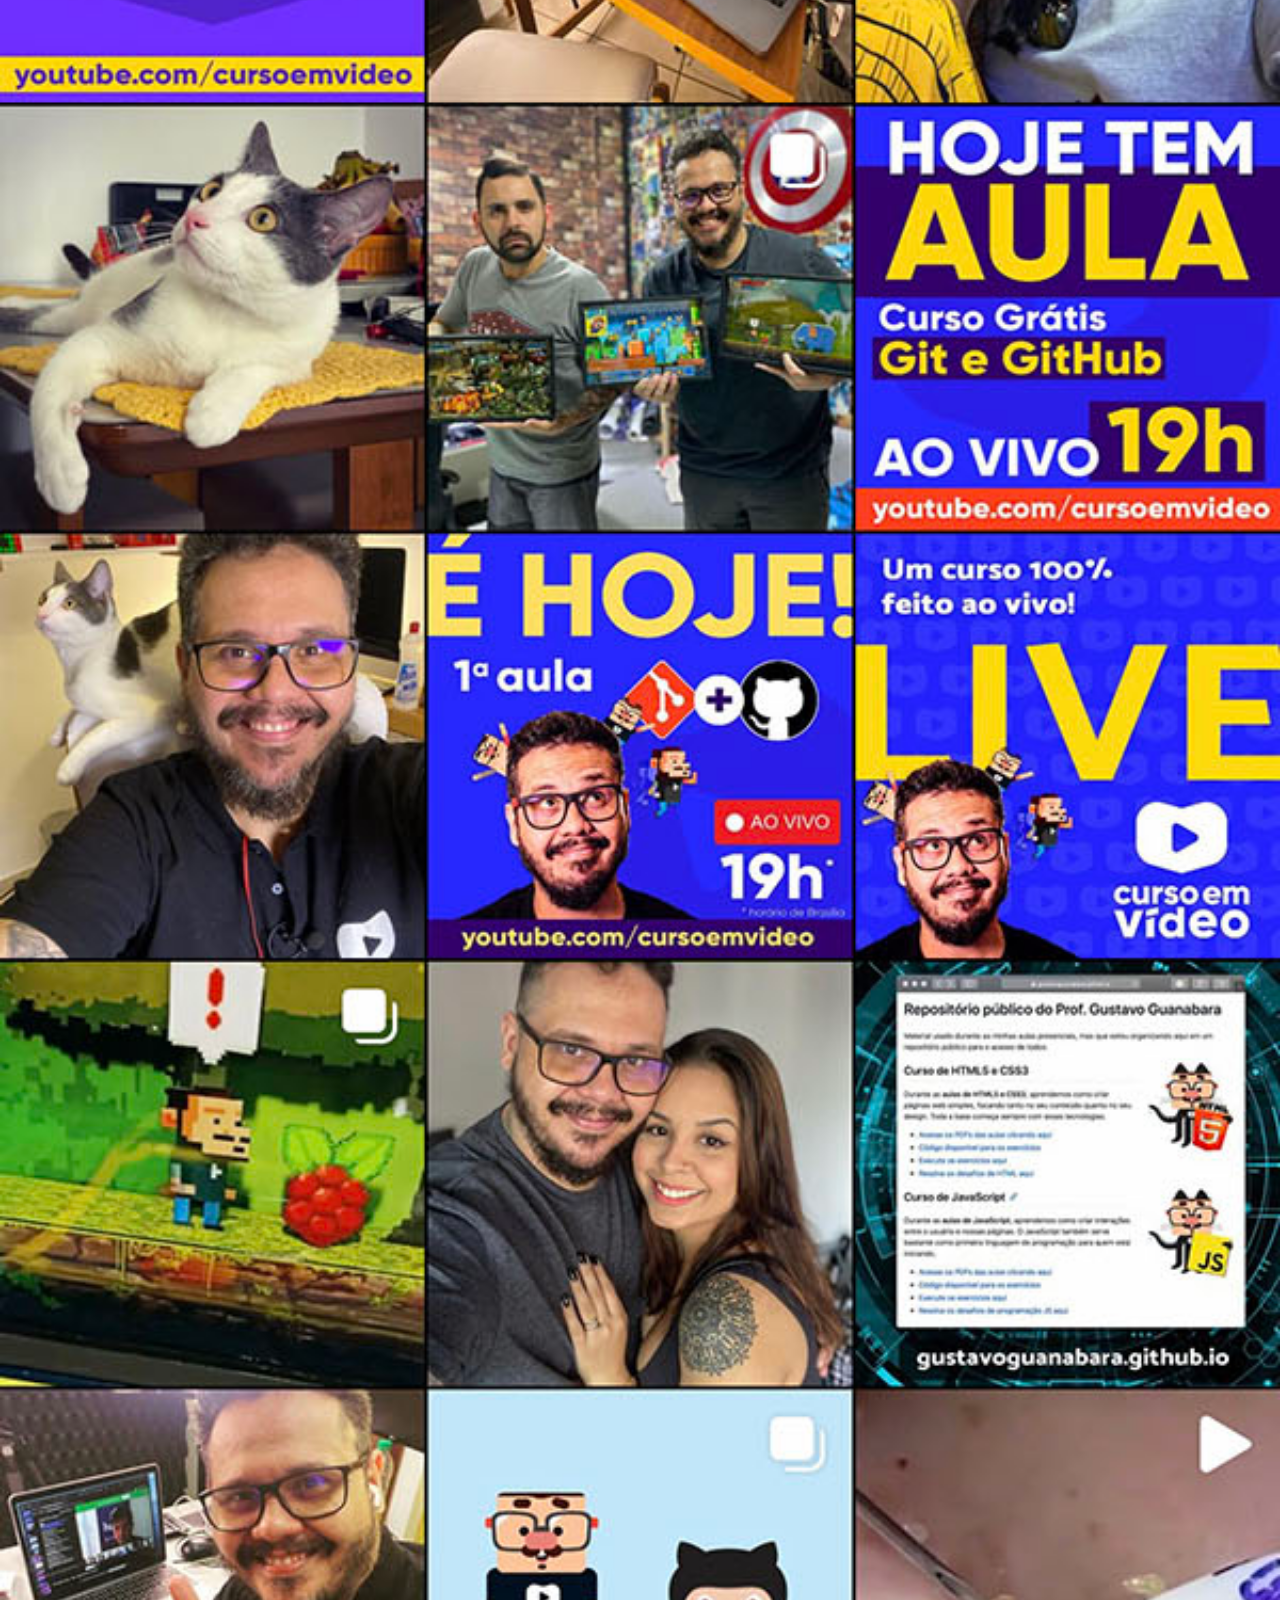
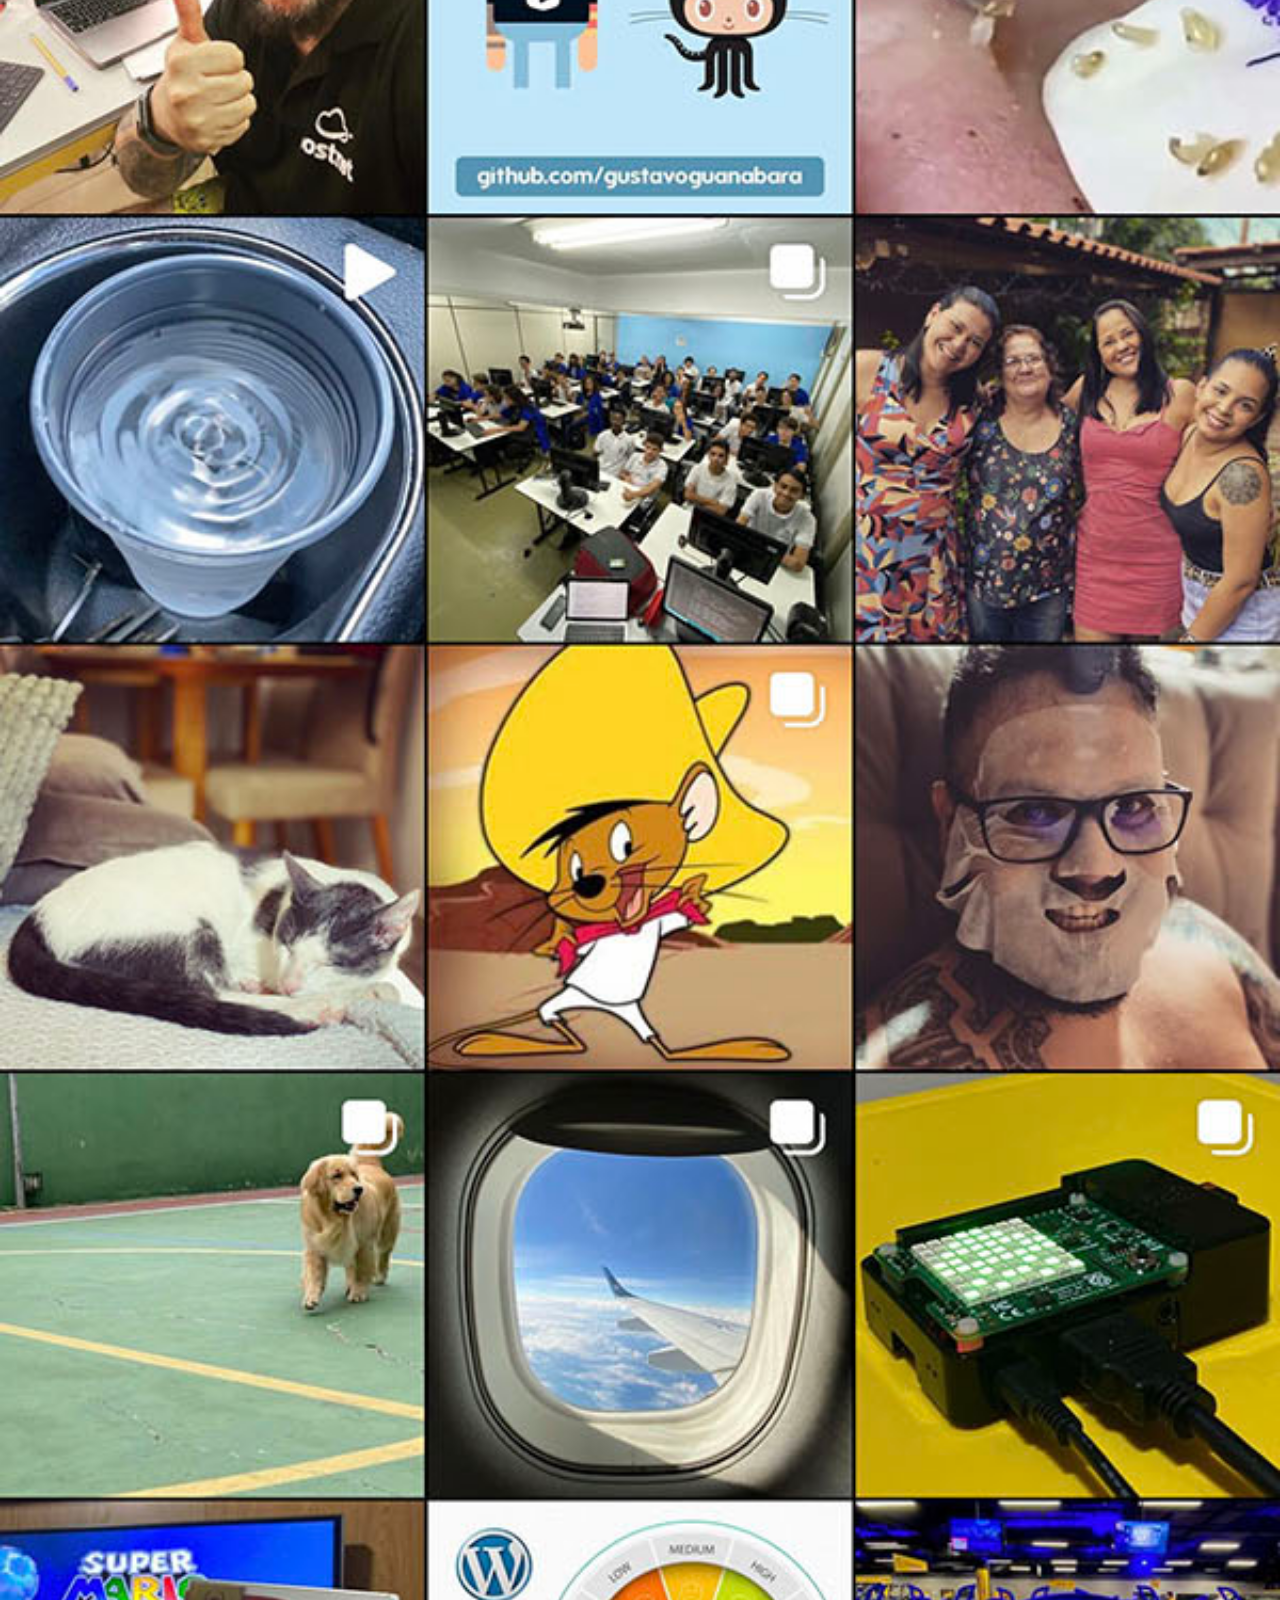
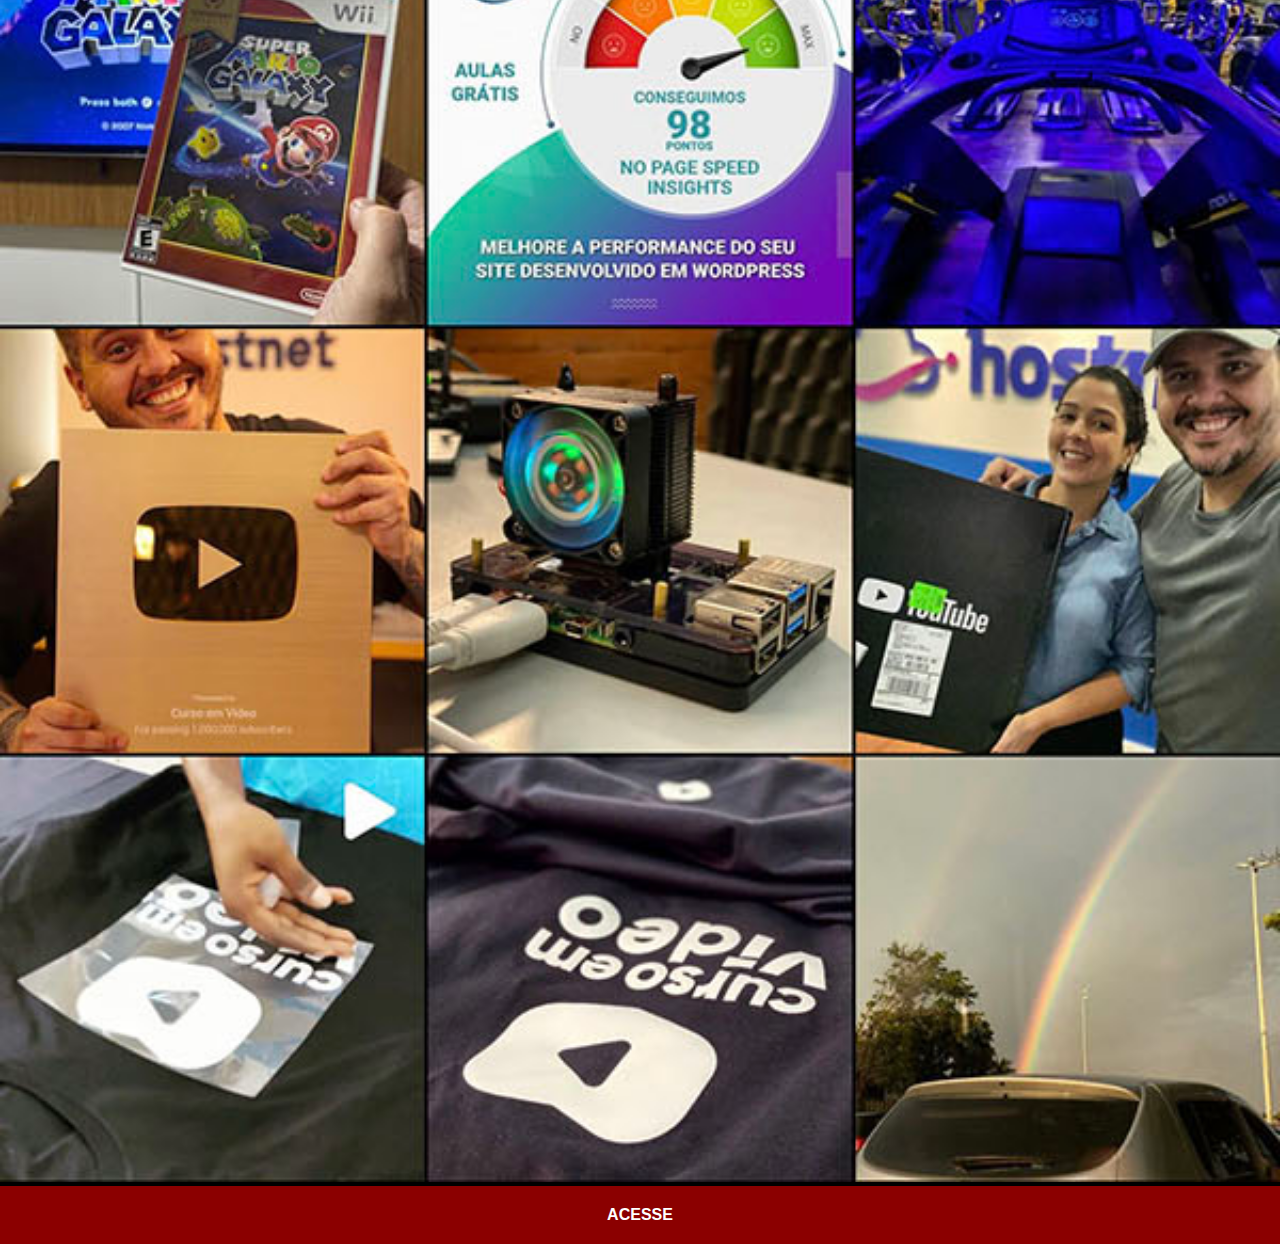
<file: Instagram.html>
<!DOCTYPE html>
<html lang="pt-br">
<head>
    <meta charset="UTF-8">
    <meta name="viewport" content="width=device-width, initial-scale=1.0">
    <title>Document</title>
<link rel="stylesheet" href="estilos/style.css">
<style>
    *{
        margin: 0px;
        padding: 0px;
        font-family: Arial, Helvetica, sans-serif;
    }

    ::-webkit-scrollbar {
        width: 0px;
        height: 0px;
    }
    img {
        width: 100vw;
    }
    a {
        display: block;
        background-color: darkred;
        color: white;
        padding: 20px;
        text-align: center;
        font-weight: bolder;
        text-decoration: none;
    }

</style>

</head>
<body>
   <img src="imagens/tela-instagram.jpg" alt="Instagram"><a href="https://www.instagram.com/gustavoguanabara/" target="_blank">ACESSE</a> 
</body>
</html>
</file>
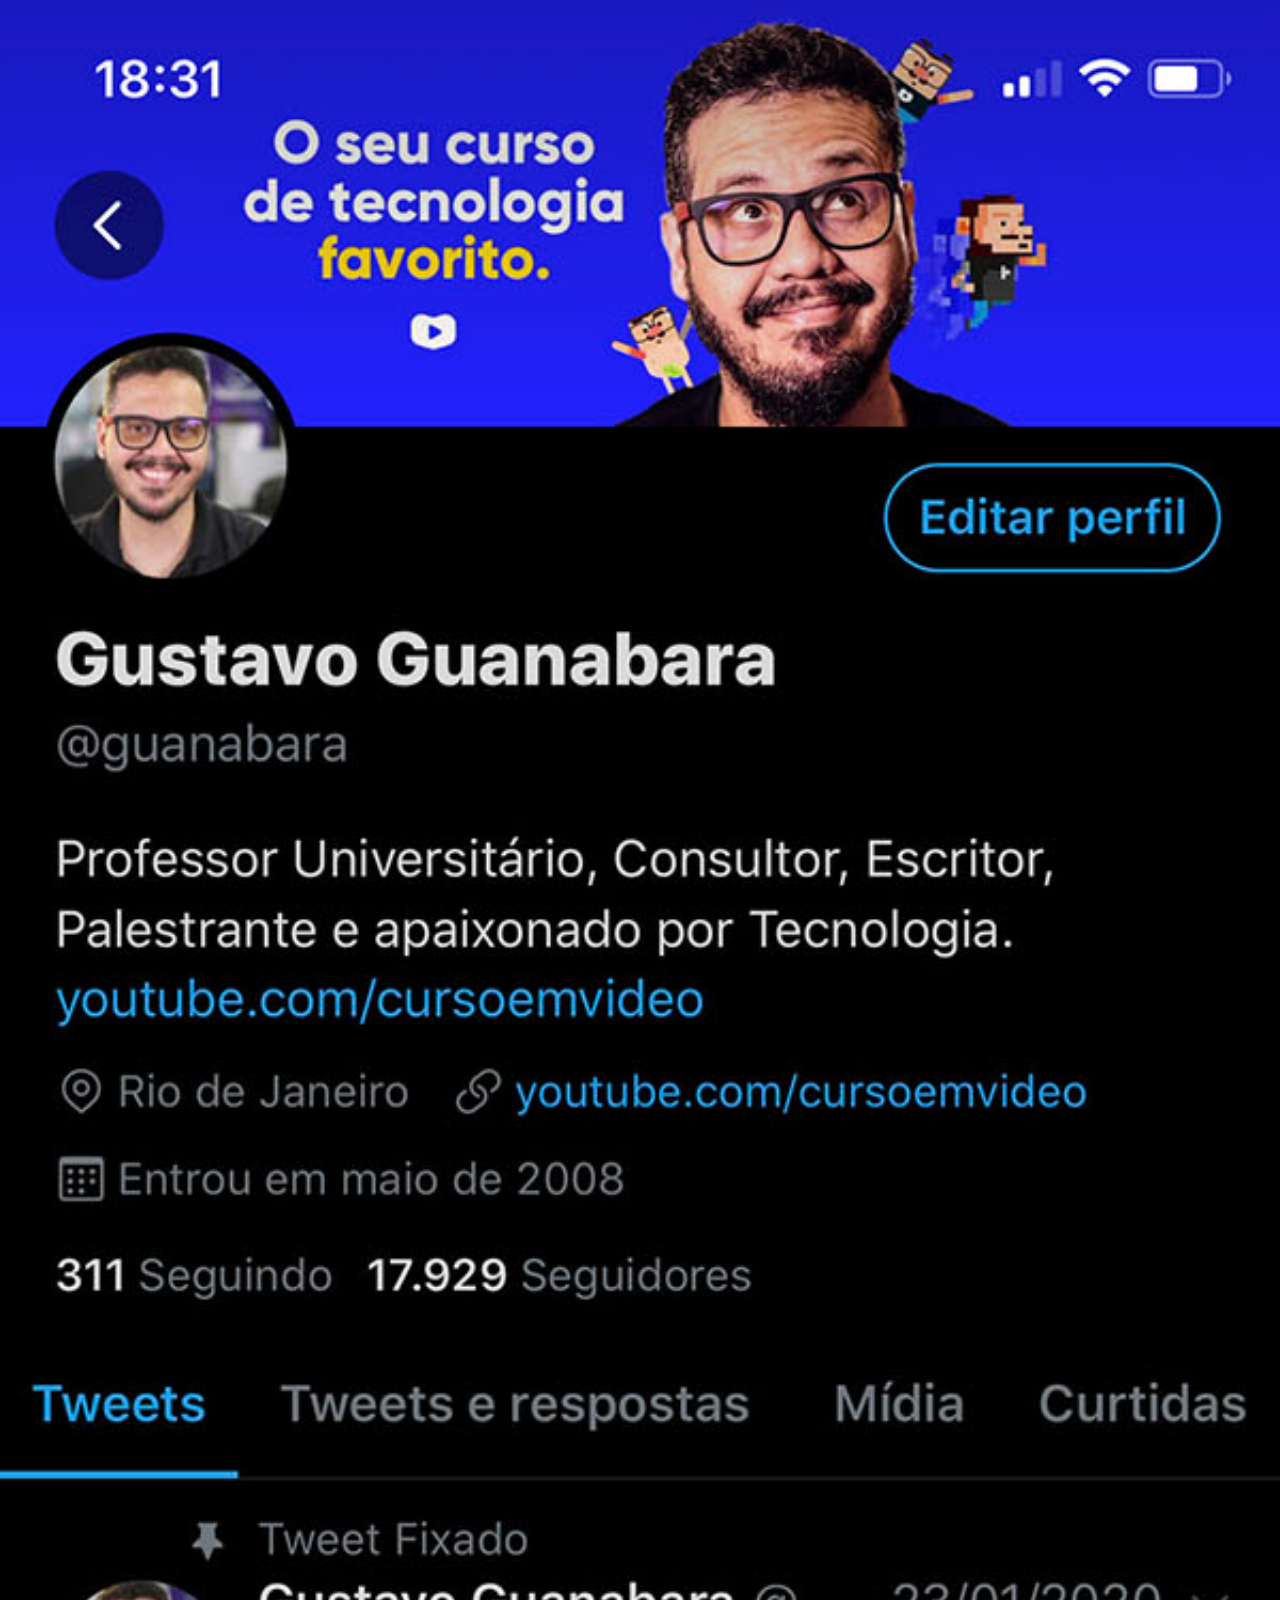
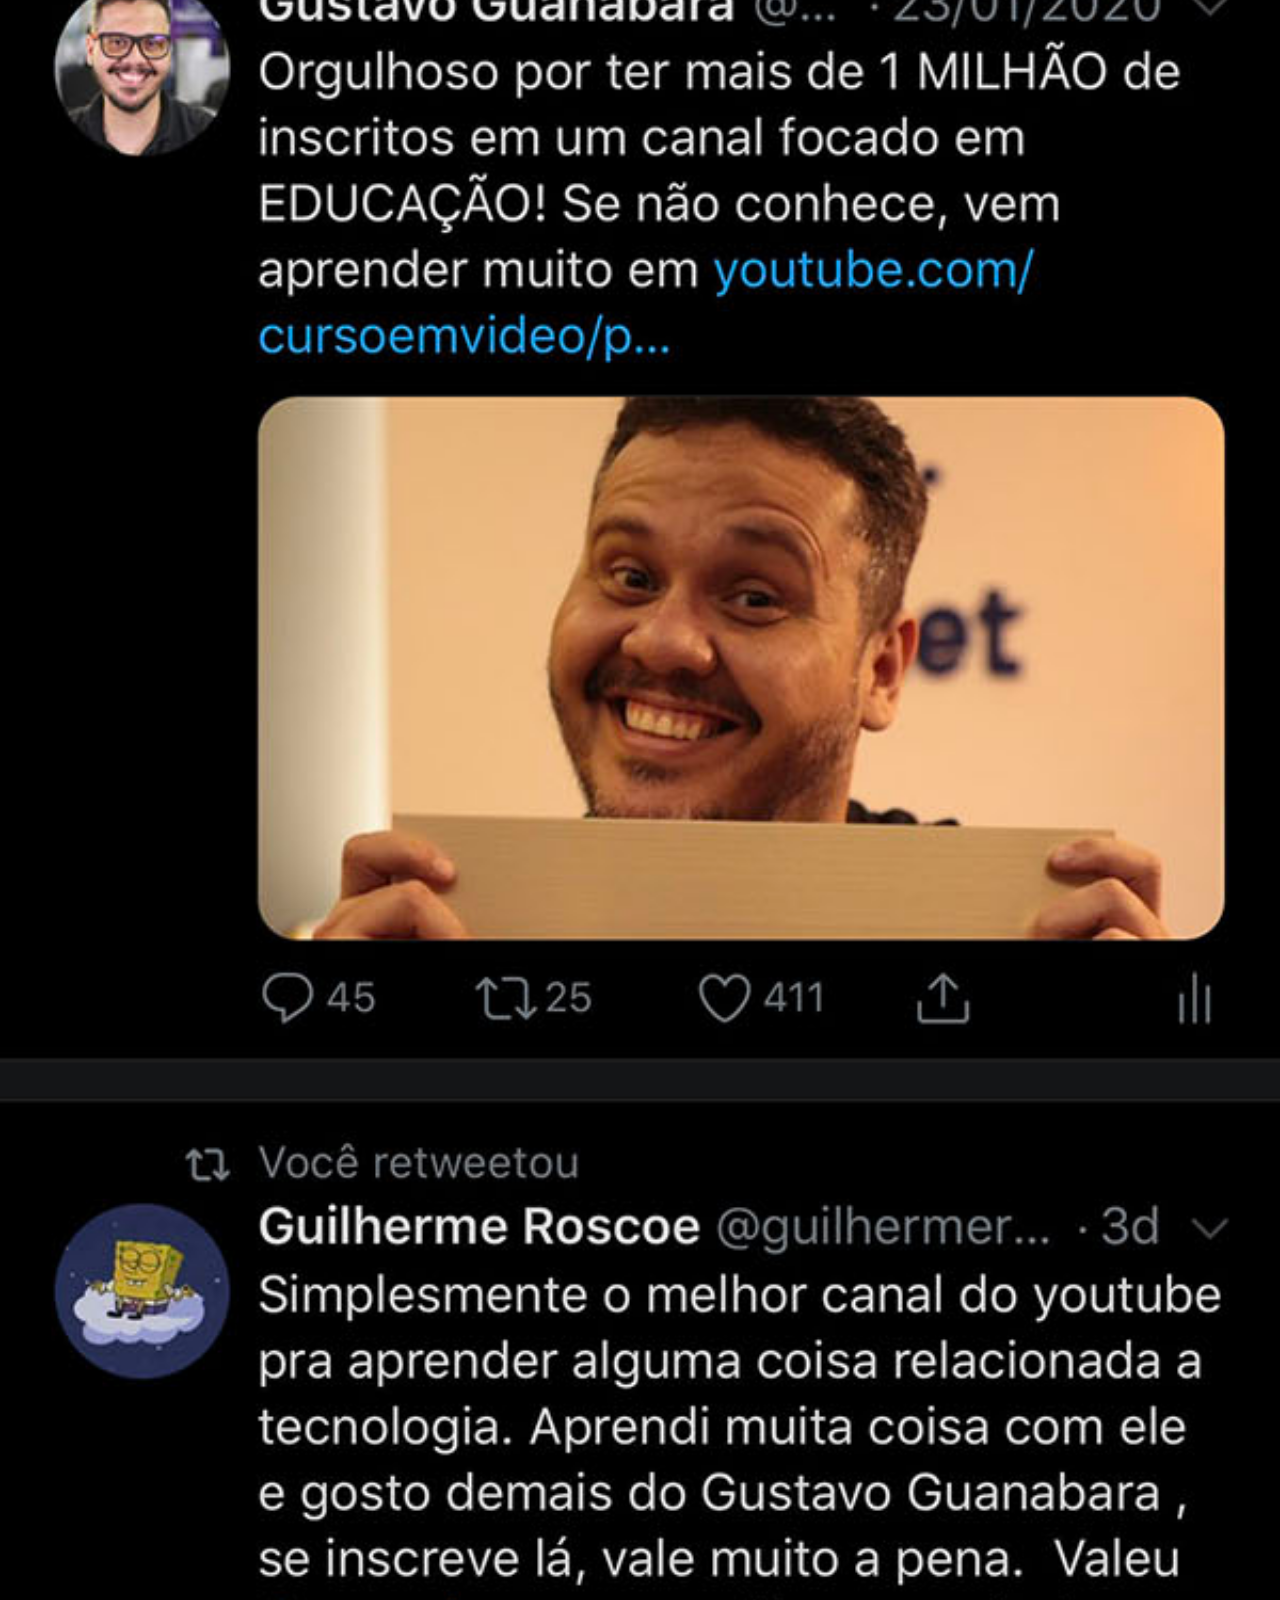
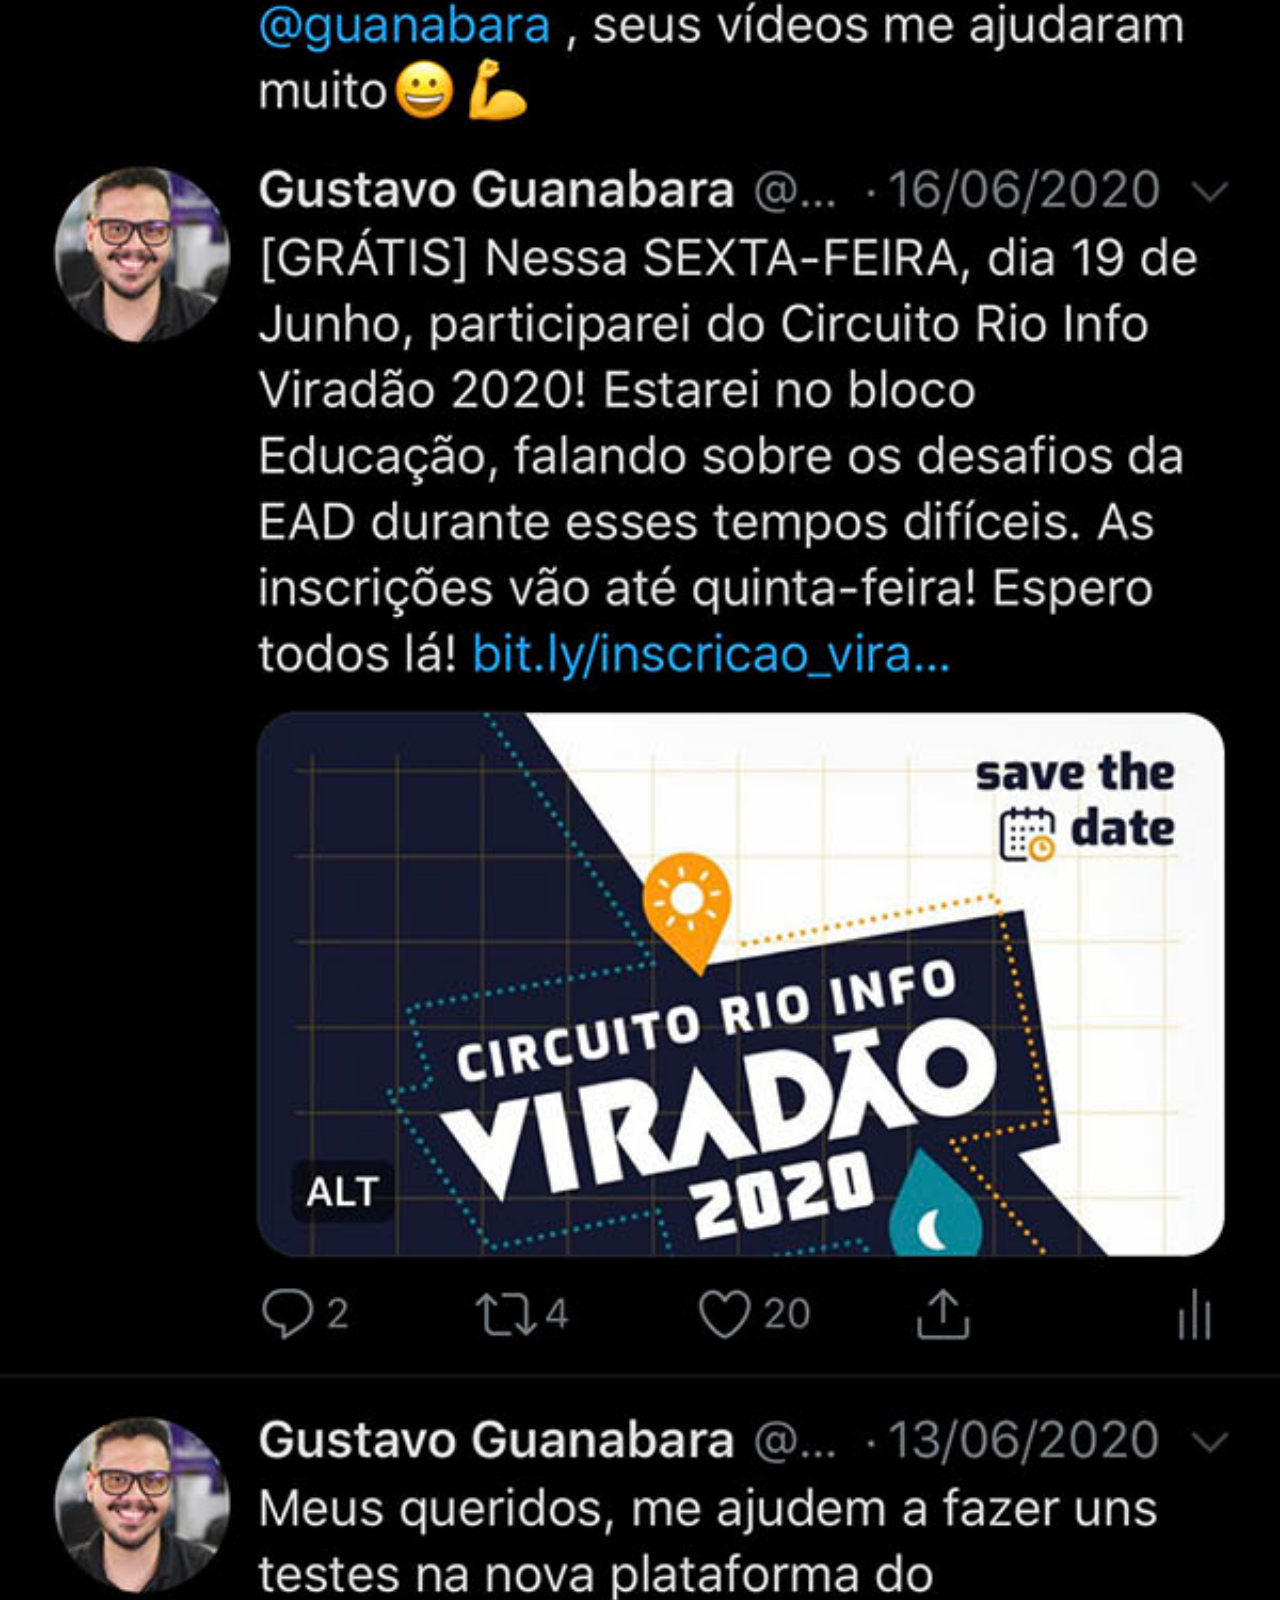
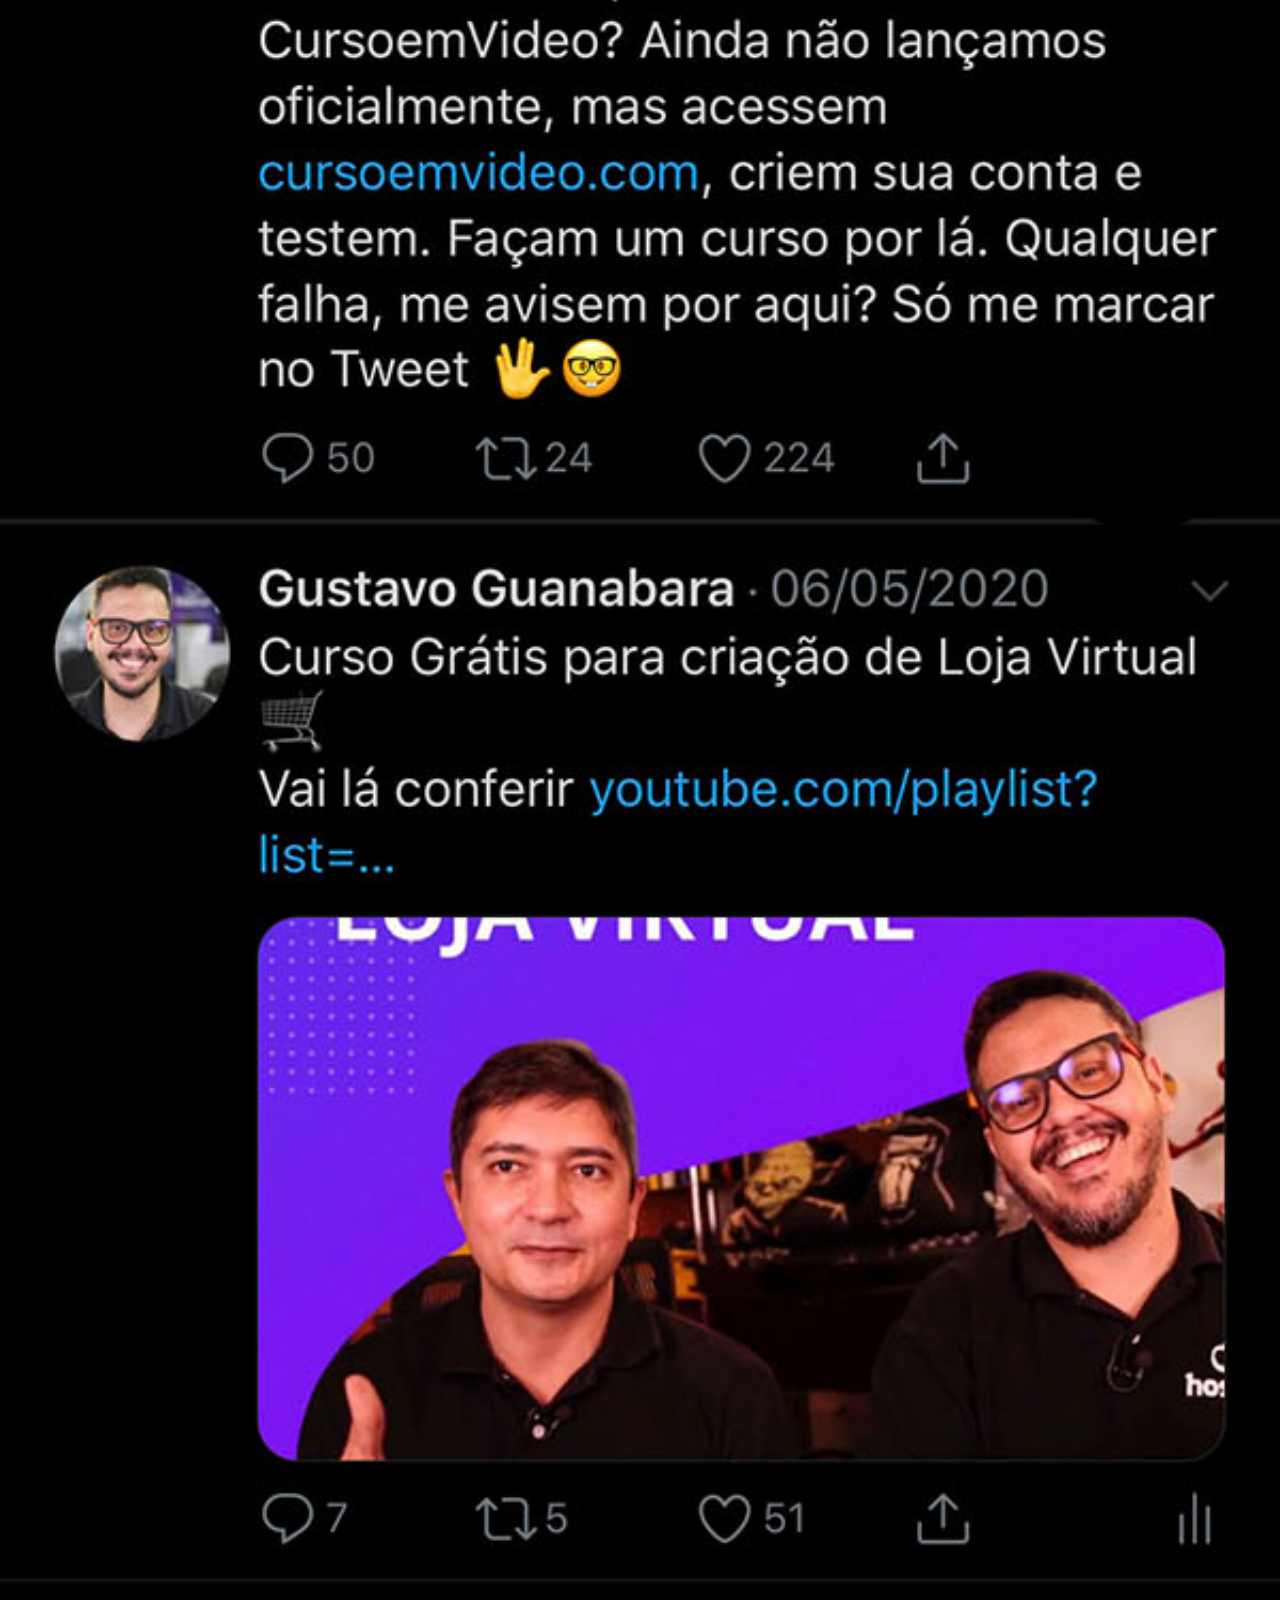
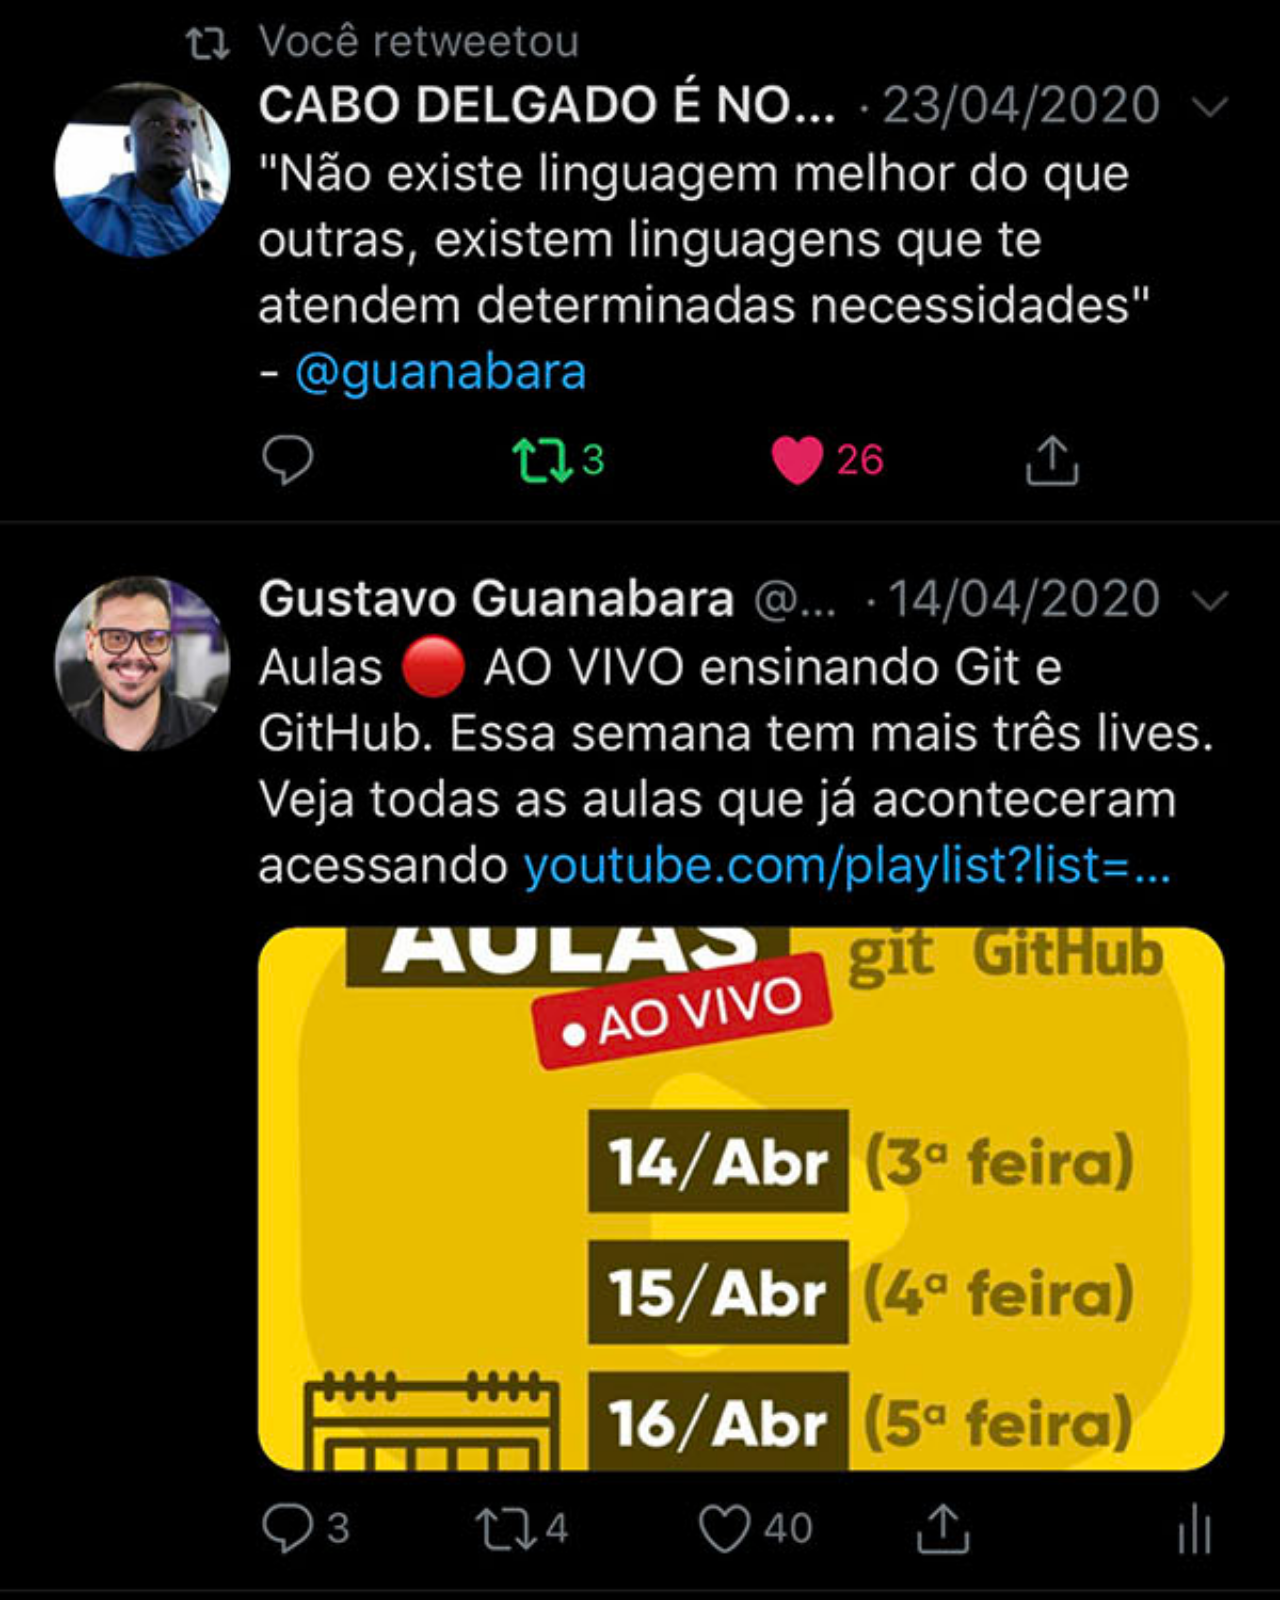
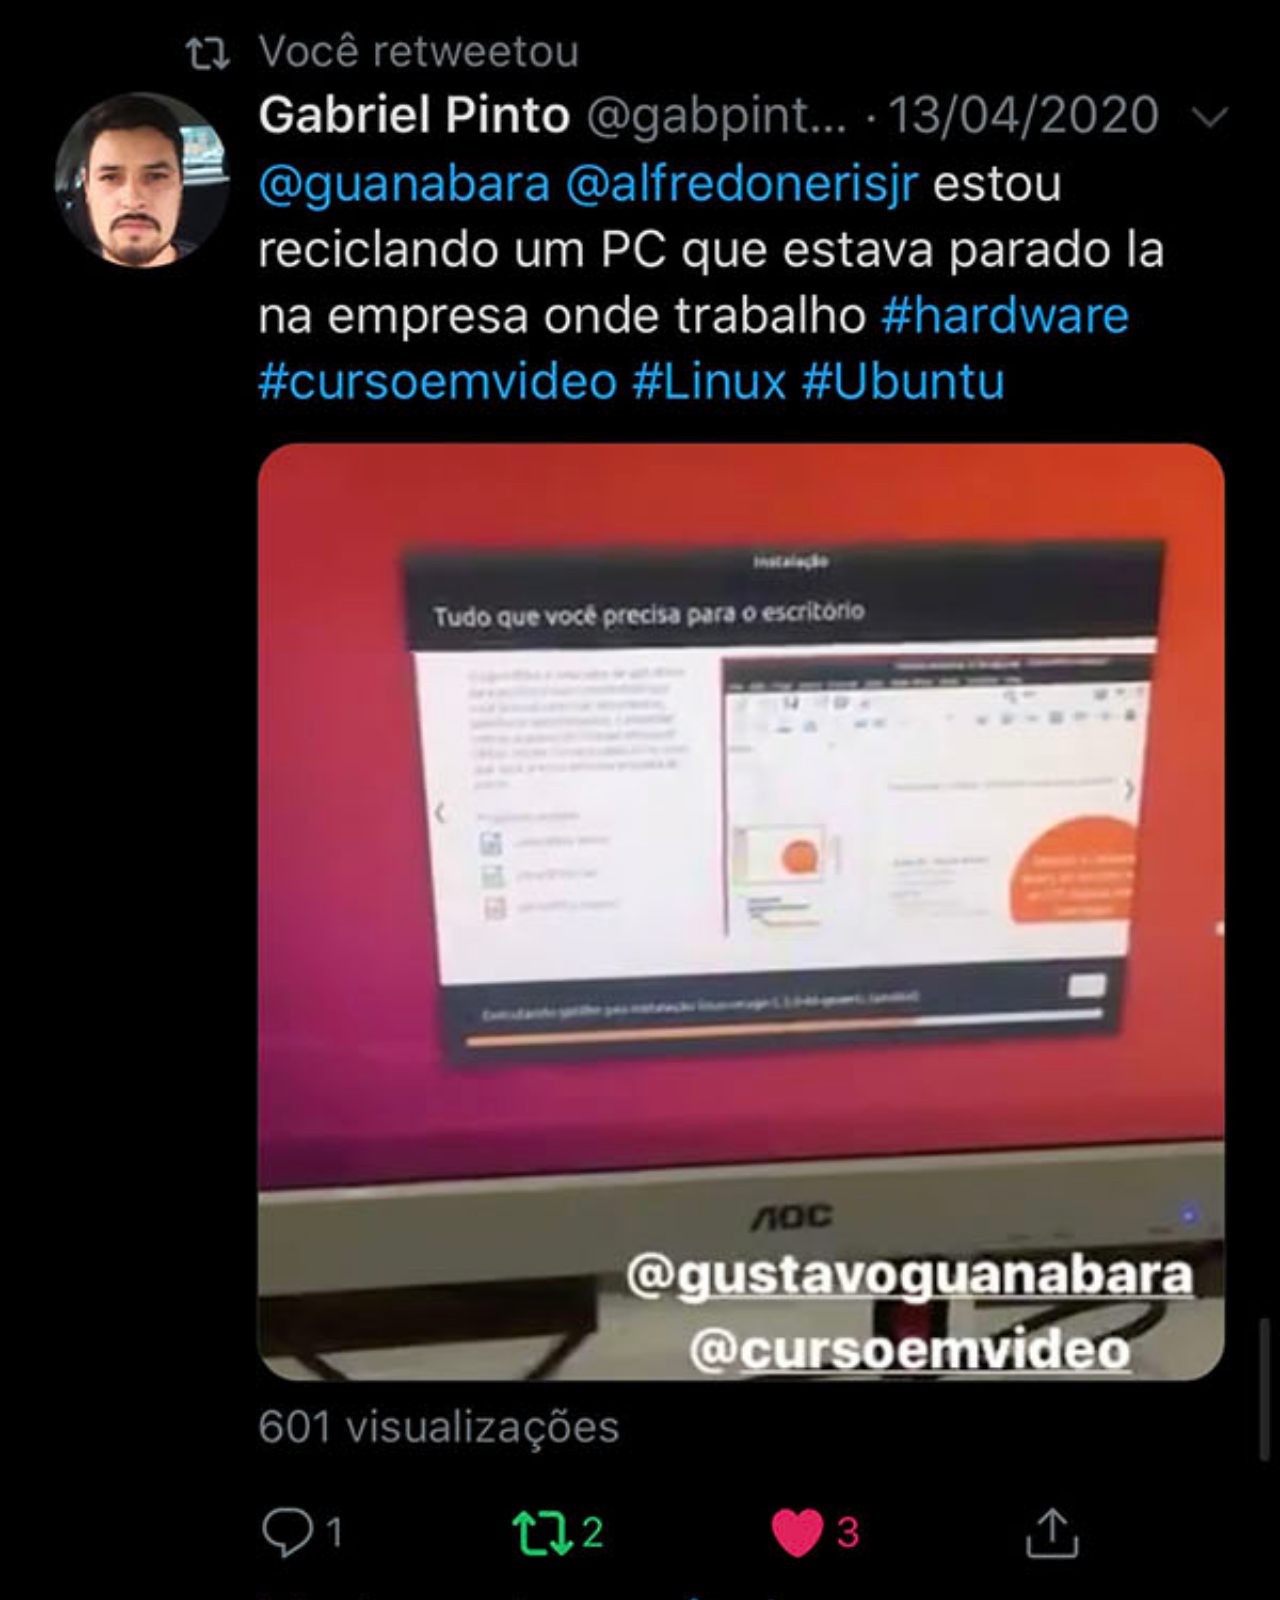
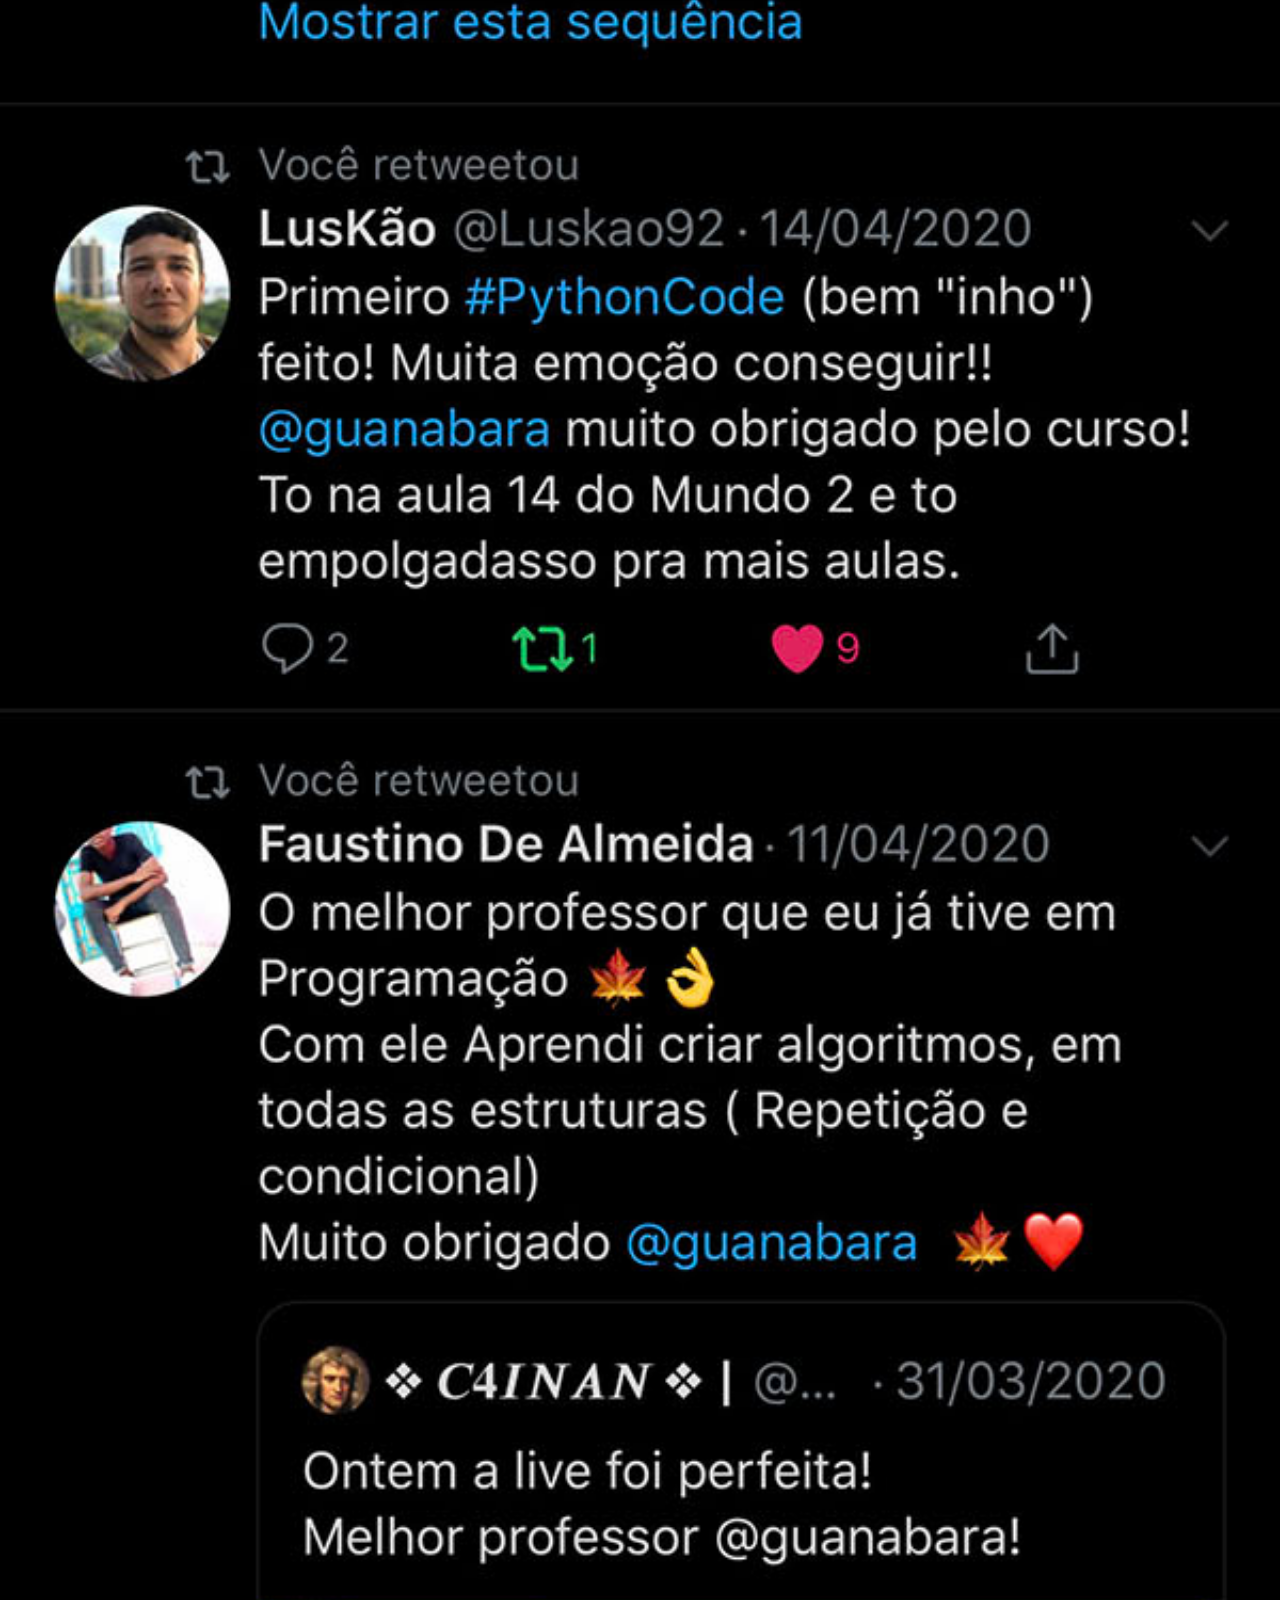
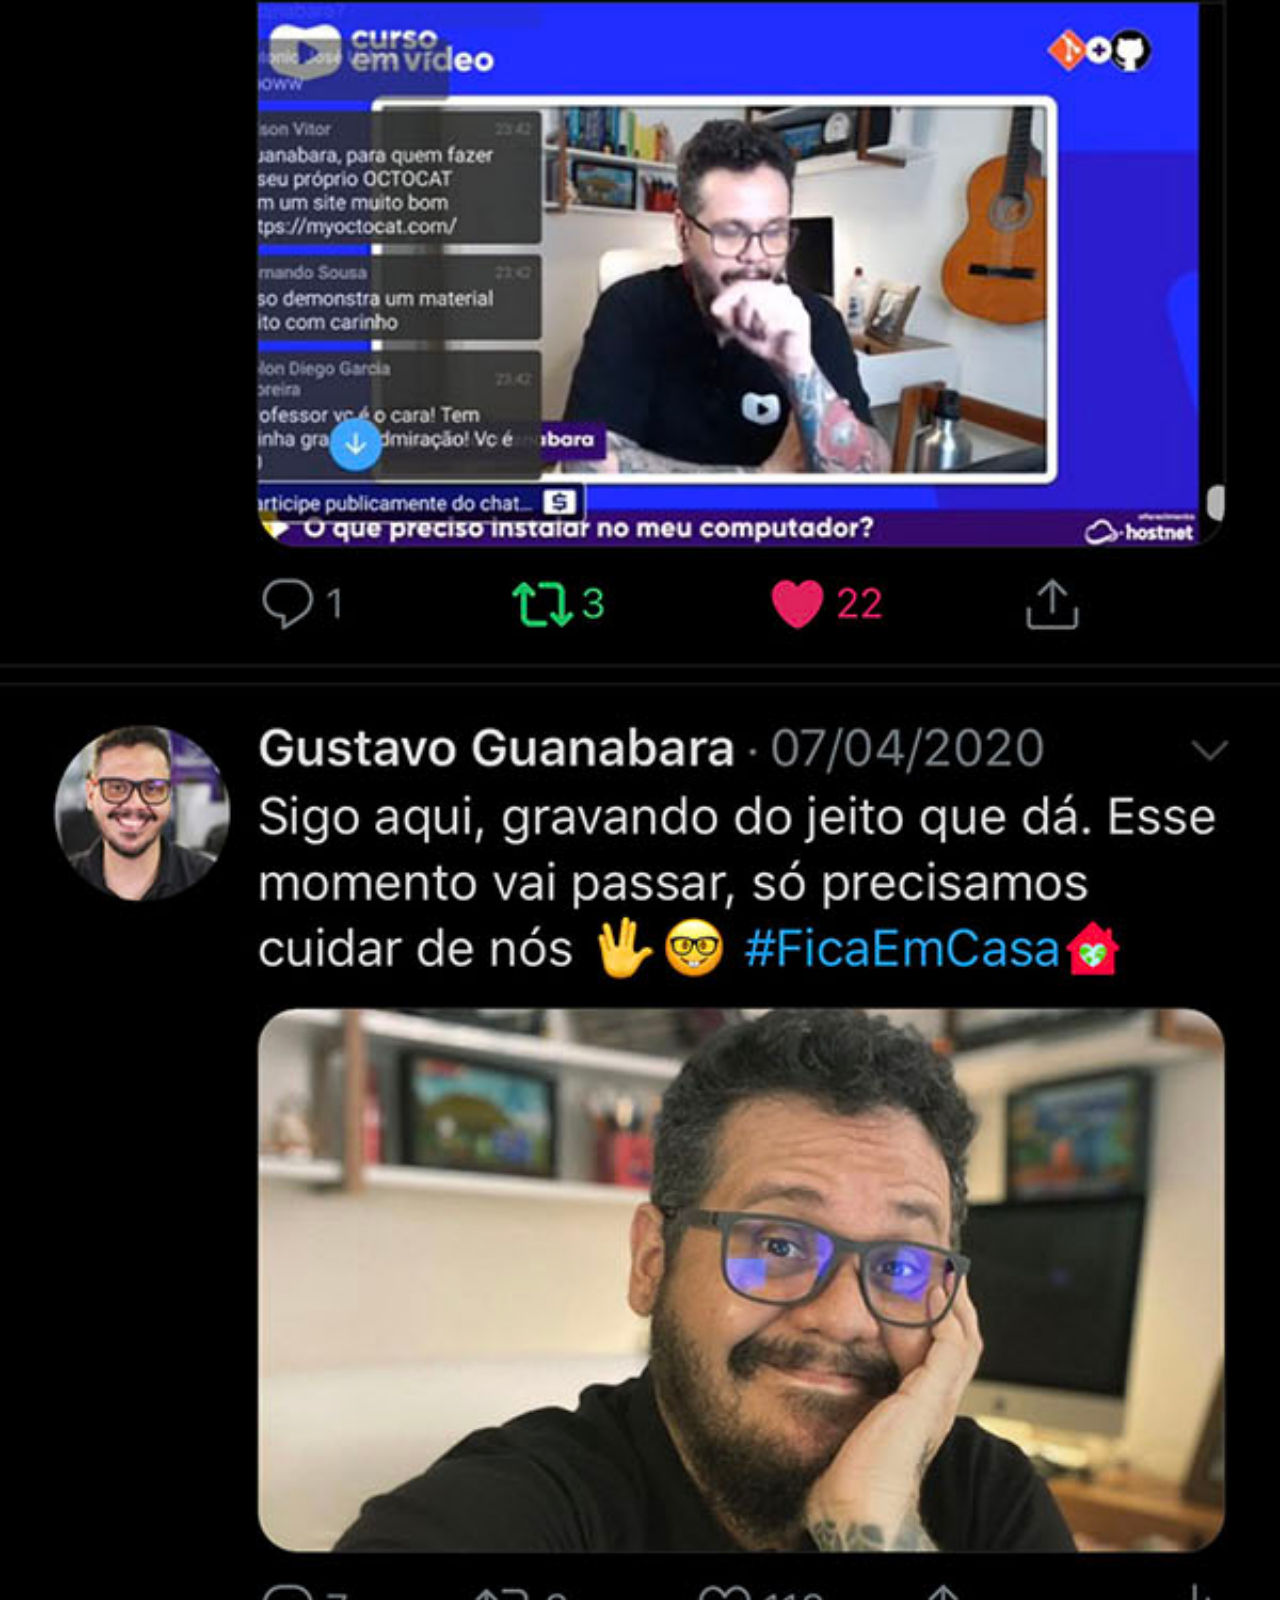
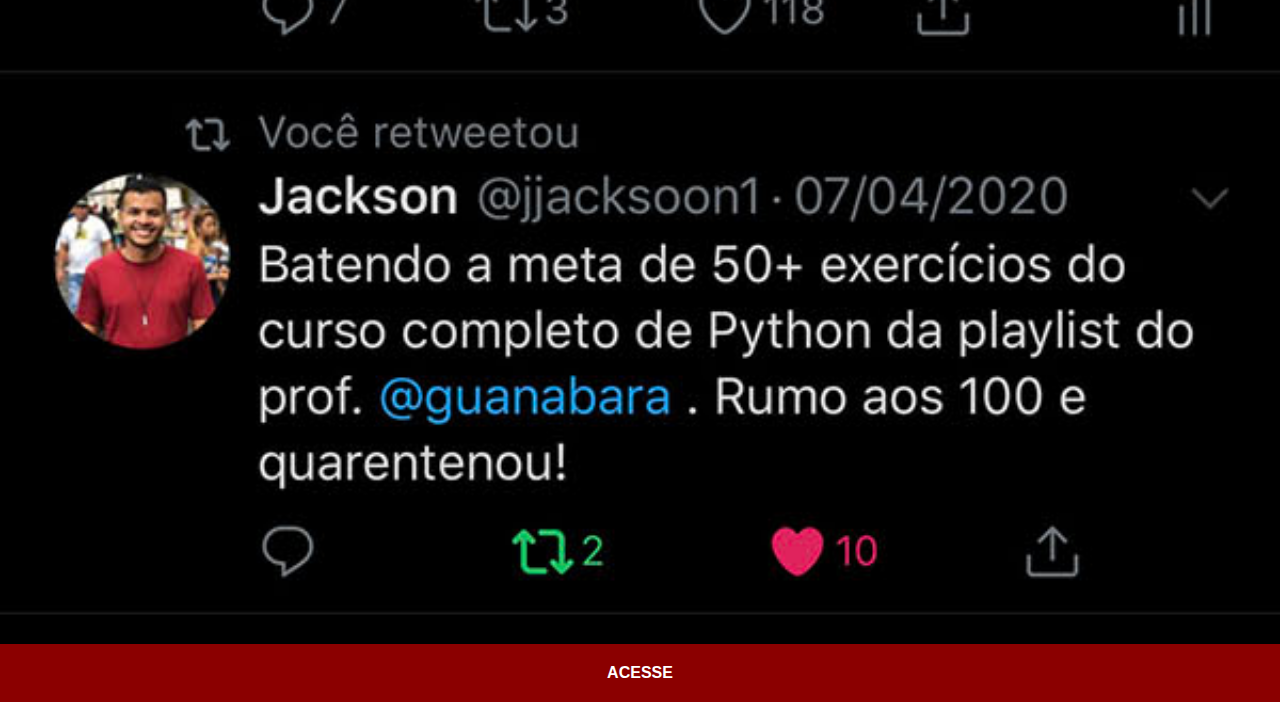
<file: twitter.html>
<!DOCTYPE html>
<html lang="pt-br">
<head>
    <meta charset="UTF-8">
    <meta name="viewport" content="width=device-width, initial-scale=1.0">
    <title>Document</title>
<link rel="stylesheet" href="estilos/style.css">
<style>
    *{
        margin: 0px;
        padding: 0px;
        font-family: Arial, Helvetica, sans-serif;
    }

    ::-webkit-scrollbar {
        width: 0px;
        height: 0px;
    }
    img {
        width: 100vw;
    }
    a {
        display: block;
        background-color: darkred;
        color: white;
        padding: 20px;
        text-align: center;
        font-weight: bolder;
        text-decoration: none;
    }

</style>

</head>
<body>
   <img src="imagens/tela-twitter.jpg" alt="twitter"><a href="https://twitter.com/guanabara" target="_blank">ACESSE</a> 
</body>
</html>
</file>
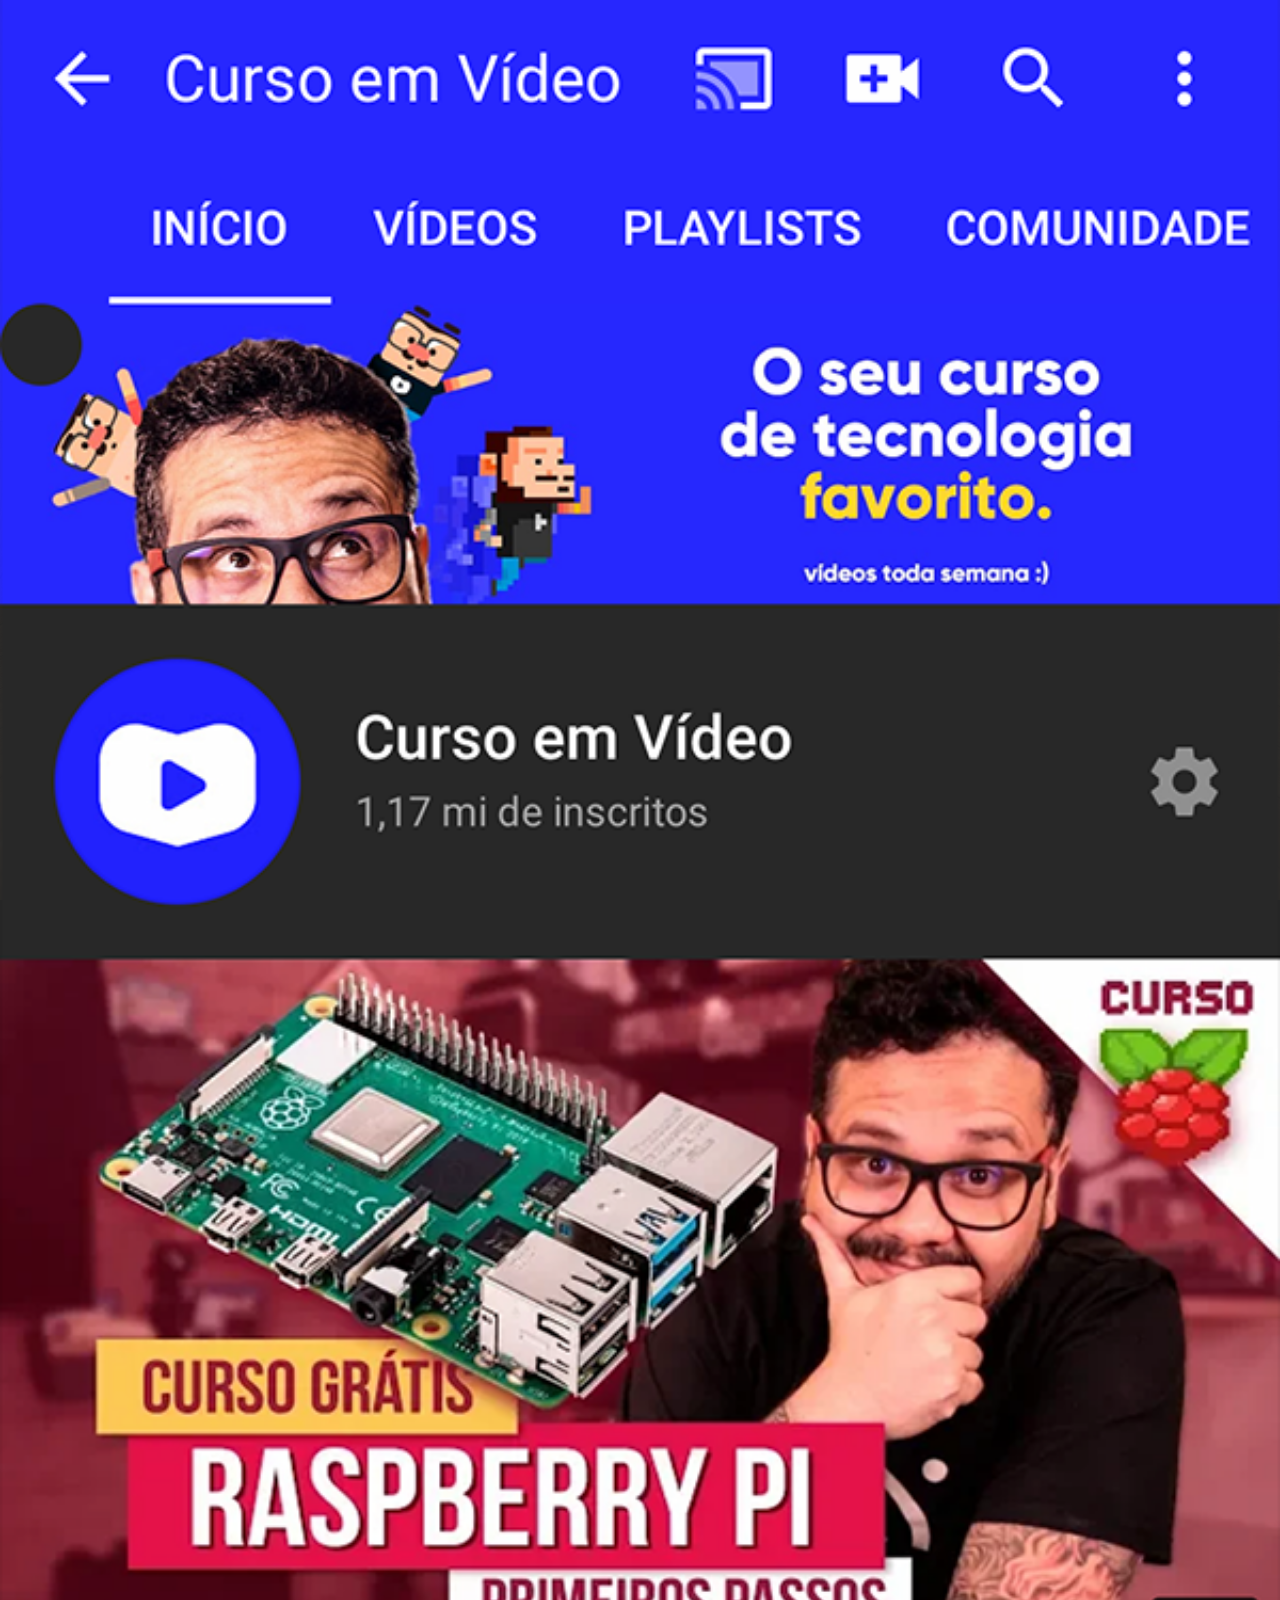
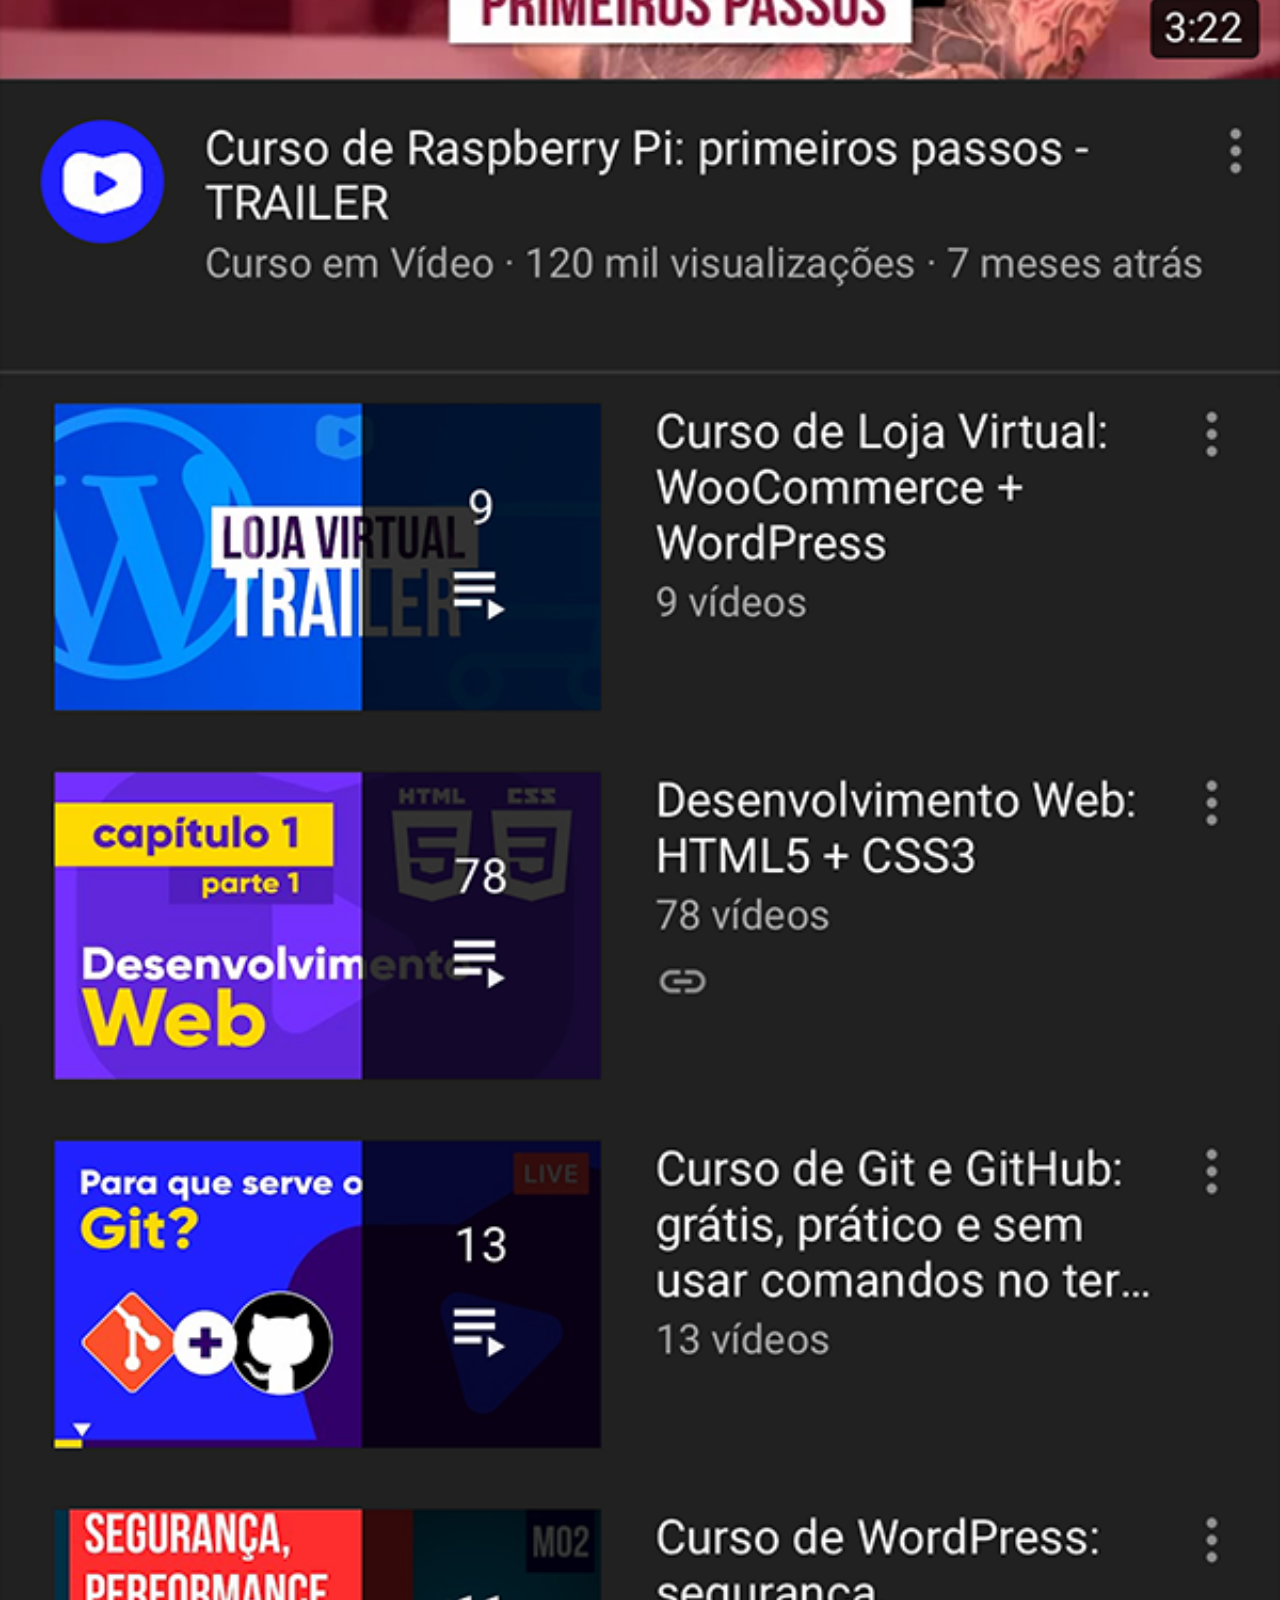
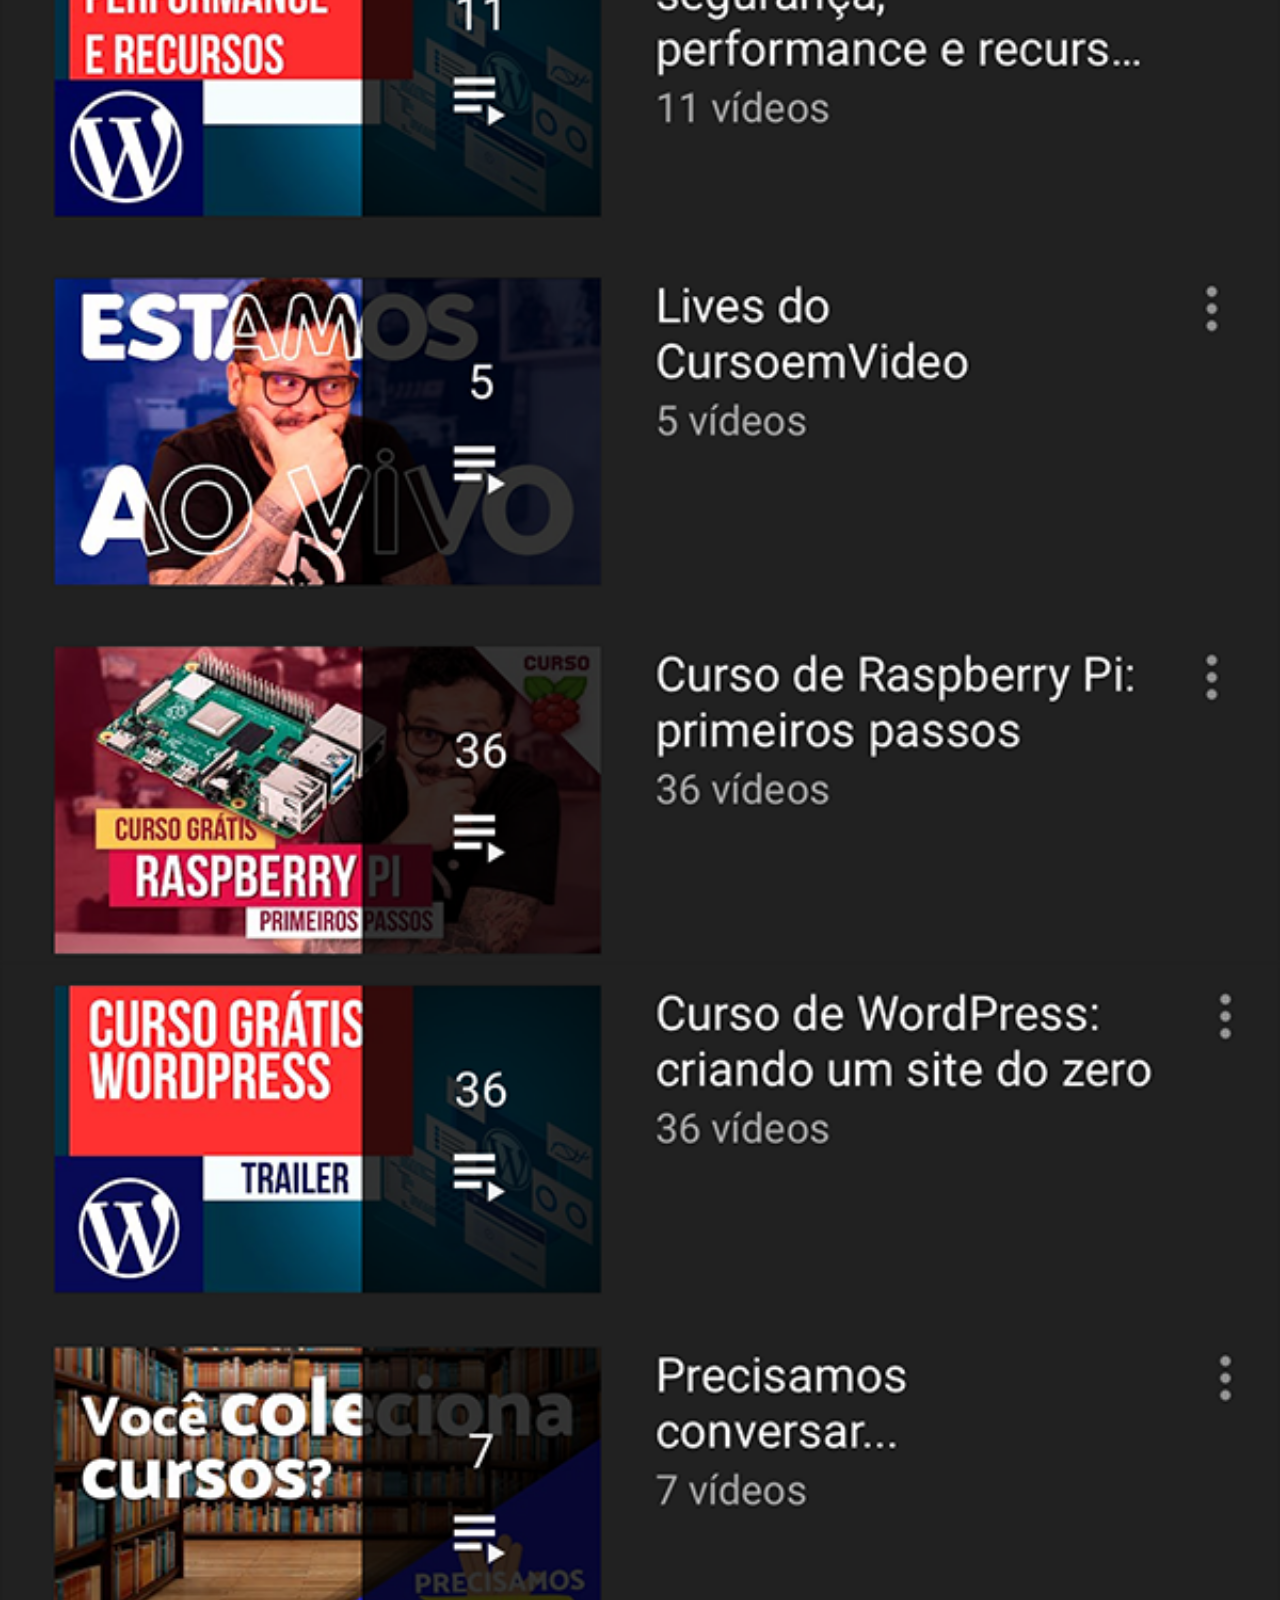
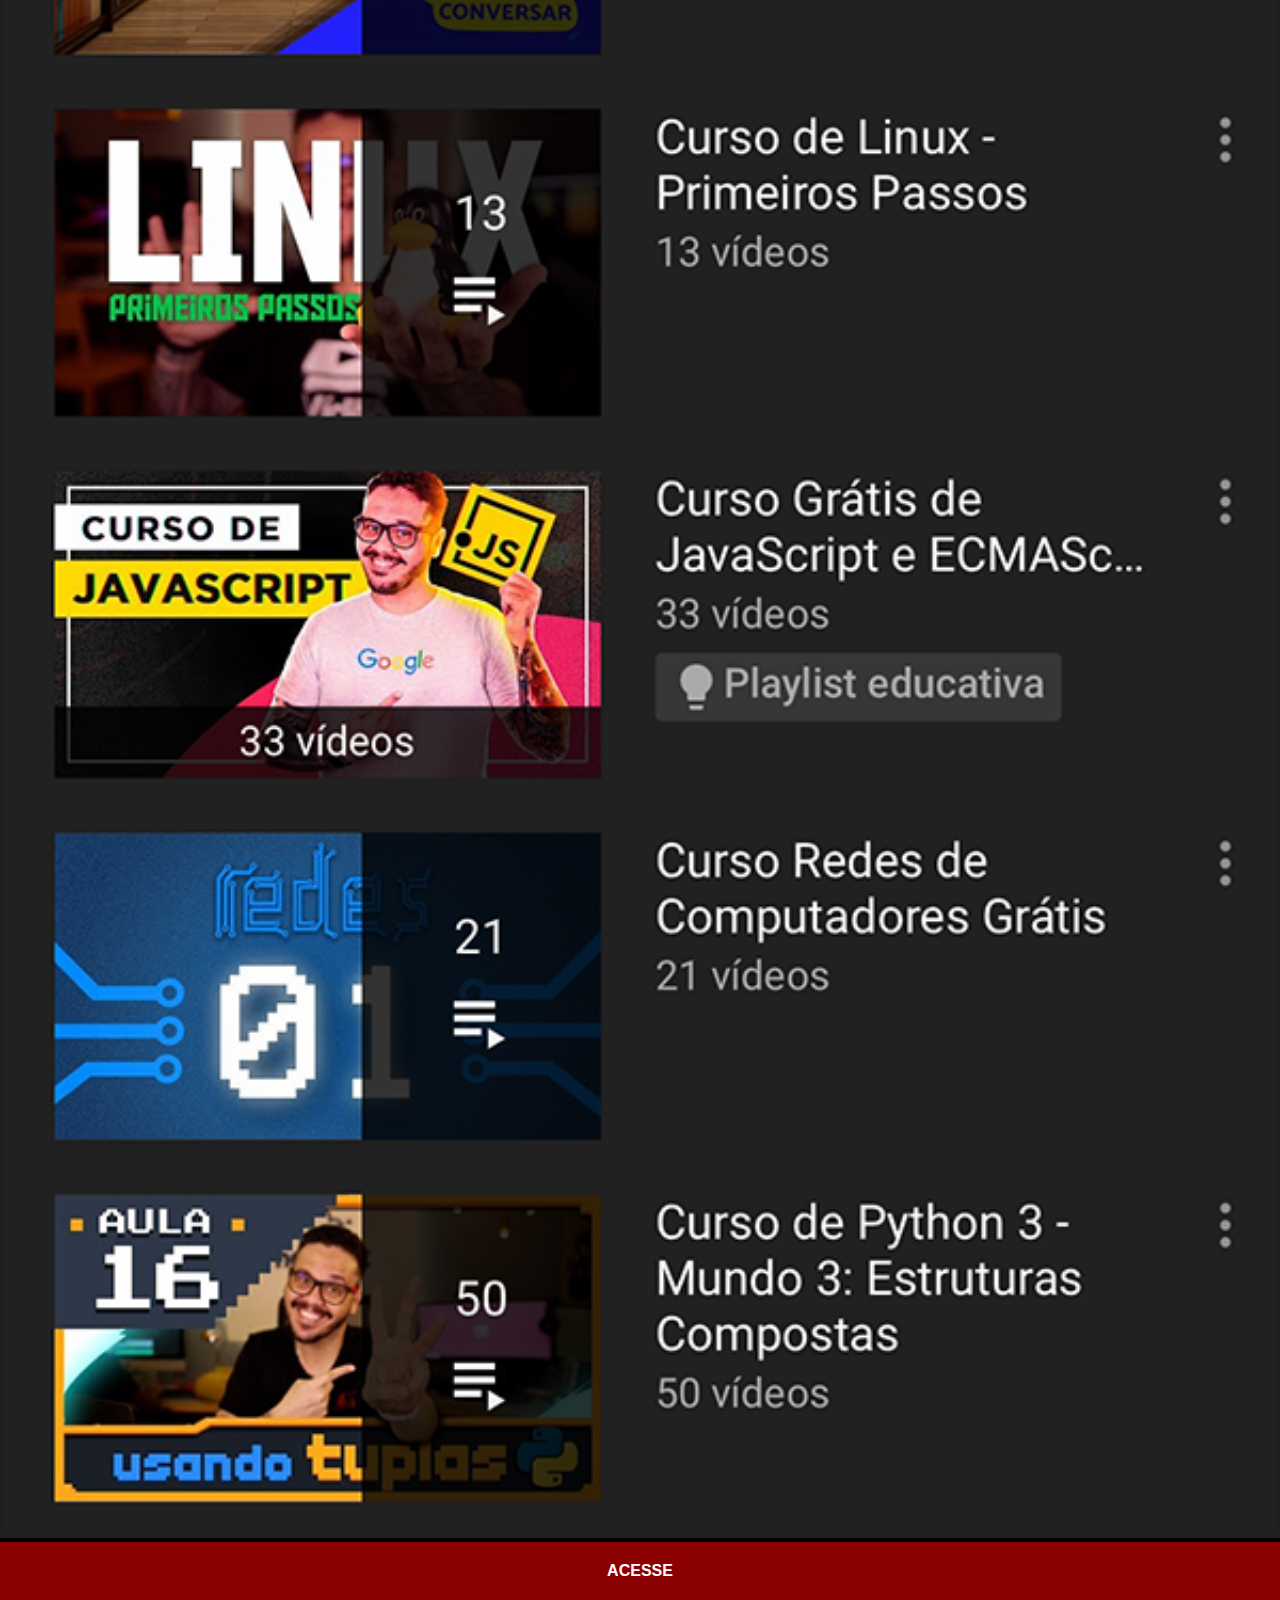
<file: youtube.html>
<!DOCTYPE html>
<html lang="pt-br">
<head>
    <meta charset="UTF-8">
    <meta name="viewport" content="width=device-width, initial-scale=1.0">
    <title>Document</title>
<link rel="stylesheet" href="estilos/style.css">
<style>
    *{
        margin: 0px;
        padding: 0px;
        font-family: Arial, Helvetica, sans-serif;
    }

    ::-webkit-scrollbar {
        width: 0px;
        height: 0px;
    }
    img {
        width: 100vw;
    }
    a {
        display: block;
        background-color: darkred;
        color: white;
        padding: 20px;
        text-align: center;
        font-weight: bolder;
        text-decoration: none;
    }

</style>

</head>
<body>
   <img src="imagens/tela-youtube.png" alt="YouTube"><a href="https://www.youtube.com/user/cursoemvideo/playlists" target="_blank">ACESSE</a> 
</body>
</html>
</file>
<file: estilos/style.css>
@charset "UTF-8";

* {
    margin: 0px;
    padding: 0px;
    font-family: Arial, Helvetica, sans-serif;
}

html, body {
    height: 100vh;
    width: 100vw;
    background-color: black;
}
body{
    background: url('../imagens/fundo-madeira.jpg')no-repeat top center;
    background-size: cover;
    background-attachment: fixed;
}
main {
    position:relative;
    height: 100vh;
    
    }

section#telefone {
    position:absolute;
    top: 50%;
    left: 50%;
    transform: translate(-50%, -50%);
 
    height: 627px;
    width: 311px;
    background-color: blue;
    background: url('../imagens/frame-iphone.png')no-repeat;
}

iframe#tela {
    position: relative;
    top: 80px;
    left: 22px;
    width: 267px;
    height: 471px;
}
section#redes-sociais{
    text-align: right;
}
section#redes-sociais img {
    width: 50px;
    margin: 10px;
    border-radius: 50%;
    box-shadow: 2px 2px 5px rgb(0, 0, 0, 0.400);
}

section#redes-sociais img:hover {

    border: 2px solid rgba(255, 255, 255, 0.637);
    transform: translate(-3px, -3px);
    box-shadow: 5px 5px 10px rgba(0, 0, 0, 0.623);
    transition: transform 0.3s, border 1s;
}
</file>
<file: estilos/medaqueries.css>
@charset "UTF-8";
</file>
